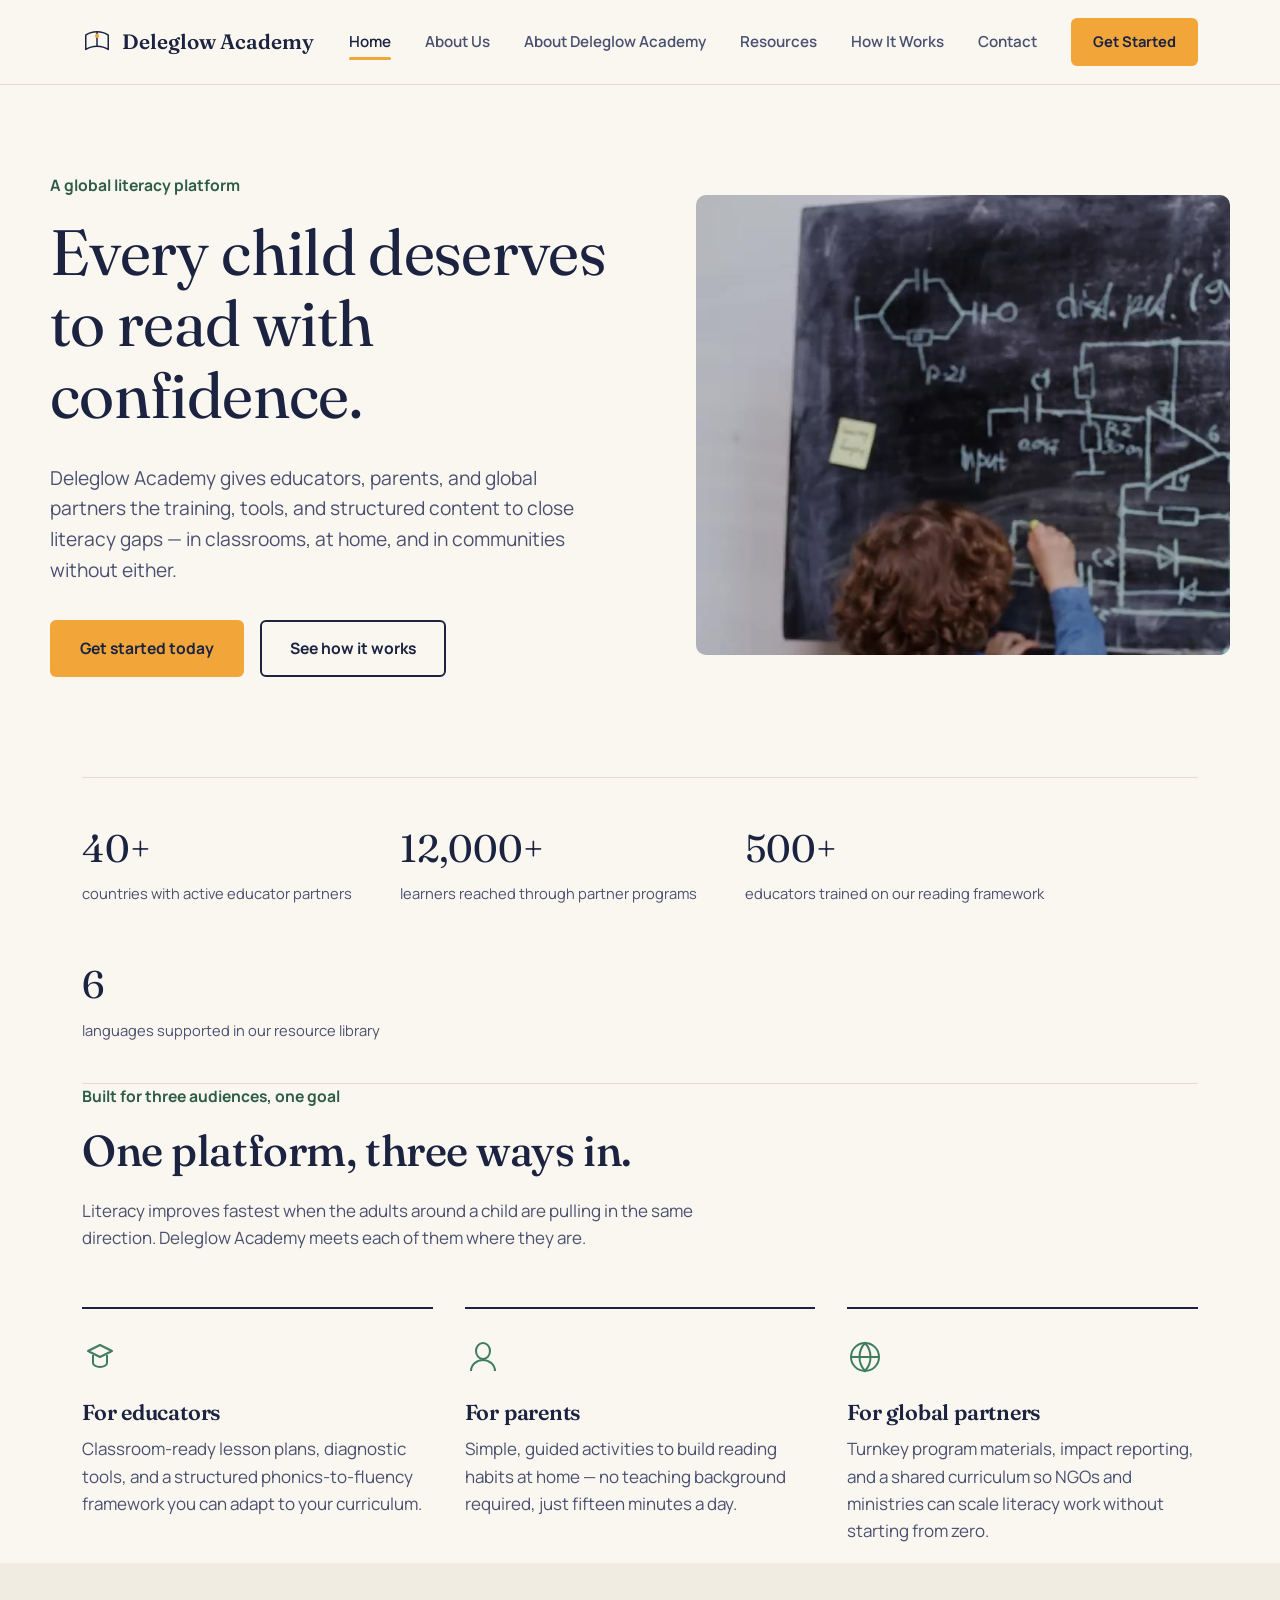
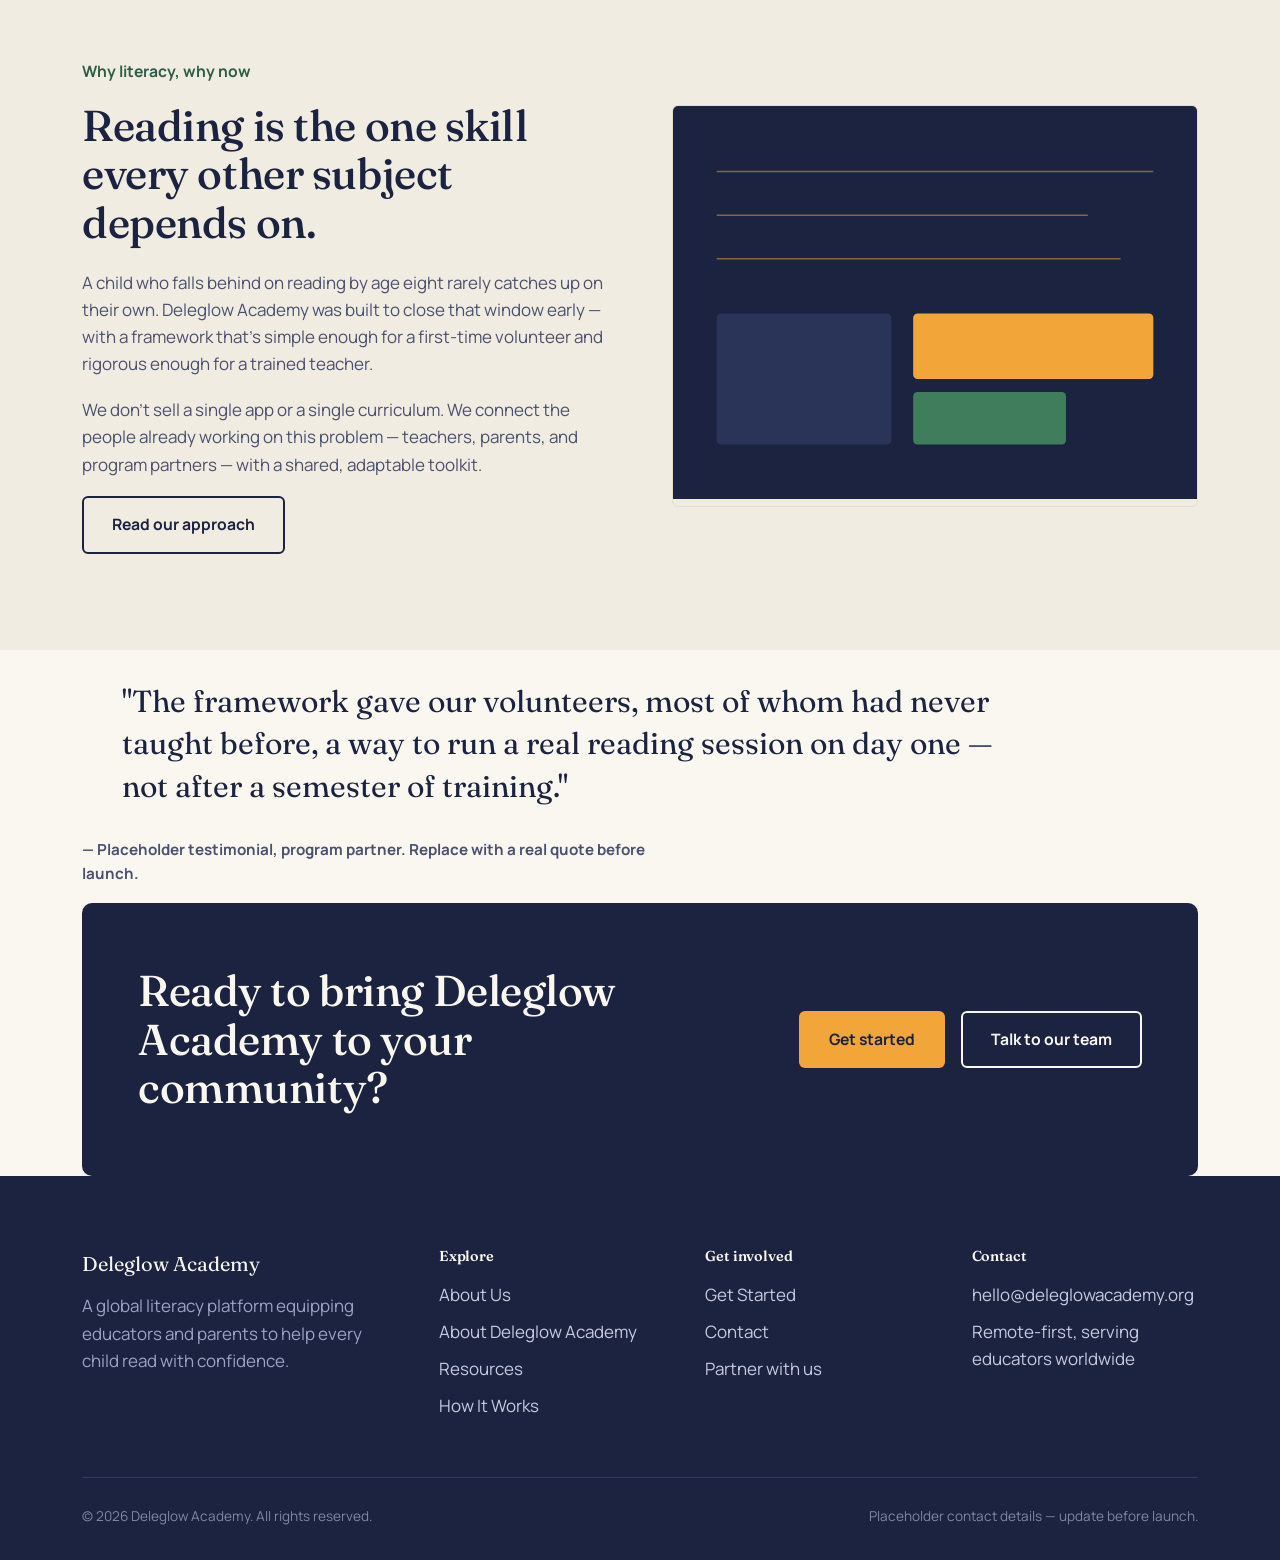
<file: index.html>
<!DOCTYPE html>
<html lang="en">
<head>
<meta charset="UTF-8">
<meta name="viewport" content="width=device-width, initial-scale=1.0">
<title>Deleglow Academy — Global Literacy Platform for Educators &amp; Parents</title>
<meta name="description" content="Deleglow Academy equips educators, parents, and global partners with the tools and training to help every child learn to read with confidence.">
<link rel="icon" href="data:image/svg+xml,<svg xmlns=%22http://www.w3.org/2000/svg%22 viewBox=%220 0 32 32%22><circle cx=%2216%22 cy=%2216%22 r=%2216%22 fill=%22%23F2A63A%22/></svg>">
<link rel="stylesheet" href="styles.css">
</head>
<body>

<header class="site-header">
  <div class="nav-row">
    <a href="index.html" class="brand">
      <svg class="brand-mark" viewBox="0 0 32 32" fill="none" xmlns="http://www.w3.org/2000/svg" aria-hidden="true">
        <path d="M16 5C11 5 6.5 6.8 4 8.6V24c2.5-1.8 7-3.6 12-3.6s9.5 1.8 12 3.6V8.6C25.5 6.8 21 5 16 5Z" stroke="#1B2340" stroke-width="1.6" stroke-linejoin="round"/>
        <path d="M16 5v15.4" stroke="#1B2340" stroke-width="1.6"/>
        <circle cx="16" cy="9.5" r="2.2" fill="#F2A63A"/>
      </svg>
      Deleglow Academy
    </a>
    <nav aria-label="Primary">
      <ul class="nav-links" id="nav-links">
        <li><a href="index.html" aria-current="page">Home</a></li>
        <li><a href="about-us.html">About Us</a></li>
        <li><a href="about-academy.html">About Deleglow Academy</a></li>
        <li><a href="resources.html">Resources</a></li>
        <li><a href="how-it-works.html">How It Works</a></li>
        <li><a href="contact.html">Contact</a></li>
      </ul>
    </nav>
    <div class="nav-cta">
      <a href="get-started.html" class="btn btn-glow">Get Started</a>
    </div>
    <button class="nav-toggle" aria-label="Toggle menu" aria-expanded="false" aria-controls="nav-links">
      <span></span><span></span><span></span>
    </button>
  </div>
</header>

<main>

  <section class="container hero">
    <div class="hero-copy">
      <p class="eyebrow-plain">A global literacy platform</p>
      <h1>Every child deserves to read with confidence.</h1>
      <p class="lede">Deleglow Academy gives educators, parents, and global partners the training, tools, and structured content to close literacy gaps — in classrooms, at home, and in communities without either.</p>
      <div class="hero-actions">
        <a href="get-started.html" class="btn btn-glow">Get started today</a>
        <a href="how-it-works.html" class="btn btn-outline">See how it works</a>
      </div>
    </div>
    <div class="hero-art">
      <video
        class="hero-video"
        autoplay
        muted
        loop
        playsinline
        preload="auto"
        poster="hero-poster.jpg"
        aria-label="A child working through a hands-on learning activity">
       <source src="hero-video.mp4" type="video/mp4">
      </video>
    </div>
  </section>

  <section class="container">
    <div class="stat-strip">
      <div class="stat"><span class="num">40+</span><span class="label">countries with active educator partners</span></div>
      <div class="stat"><span class="num">12,000+</span><span class="label">learners reached through partner programs</span></div>
      <div class="stat"><span class="num">500+</span><span class="label">educators trained on our reading framework</span></div>
      <div class="stat"><span class="num">6</span><span class="label">languages supported in our resource library</span></div>
    </div>
  </section>

  <section class="container">
    <div class="section-head">
      <p class="eyebrow-plain">Built for three audiences, one goal</p>
      <h2>One platform, three ways in.</h2>
      <p>Literacy improves fastest when the adults around a child are pulling in the same direction. Deleglow Academy meets each of them where they are.</p>
    </div>
    <div class="grid grid-3">
      <div class="feature">
        <svg class="icon" viewBox="0 0 36 36" fill="none" xmlns="http://www.w3.org/2000/svg"><path d="M6 12l12-6 12 6-12 6-12-6Z" stroke="currentColor" stroke-width="2" stroke-linejoin="round"/><path d="M11 16v8c0 2 3 4 7 4s7-2 7-4v-8" stroke="currentColor" stroke-width="2"/></svg>
        <h3>For educators</h3>
        <p>Classroom-ready lesson plans, diagnostic tools, and a structured phonics-to-fluency framework you can adapt to your curriculum.</p>
      </div>
      <div class="feature">
        <svg class="icon" viewBox="0 0 36 36" fill="none" xmlns="http://www.w3.org/2000/svg"><path d="M18 20c4 0 7-3.6 7-8s-3-8-7-8-7 3.6-7 8 3 8 7 8Z" stroke="currentColor" stroke-width="2"/><path d="M6 32c0-6 5.4-11 12-11s12 5 12 11" stroke="currentColor" stroke-width="2"/></svg>
        <h3>For parents</h3>
        <p>Simple, guided activities to build reading habits at home — no teaching background required, just fifteen minutes a day.</p>
      </div>
      <div class="feature">
        <svg class="icon" viewBox="0 0 36 36" fill="none" xmlns="http://www.w3.org/2000/svg"><circle cx="18" cy="18" r="14" stroke="currentColor" stroke-width="2"/><path d="M4 18h28M18 4c3.5 3.8 5.5 9 5.5 14S21.5 28.2 18 32c-3.5-3.8-5.5-9-5.5-14S14.5 7.8 18 4Z" stroke="currentColor" stroke-width="2"/></svg>
        <h3>For global partners</h3>
        <p>Turnkey program materials, impact reporting, and a shared curriculum so NGOs and ministries can scale literacy work without starting from zero.</p>
      </div>
    </div>
  </section>

  <section class="section-alt">
    <div class="container two-col">
      <div class="col-copy">
        <p class="eyebrow-plain">Why literacy, why now</p>
        <h2>Reading is the one skill every other subject depends on.</h2>
        <p>A child who falls behind on reading by age eight rarely catches up on their own. Deleglow Academy was built to close that window early — with a framework that's simple enough for a first-time volunteer and rigorous enough for a trained teacher.</p>
        <p>We don't sell a single app or a single curriculum. We connect the people already working on this problem — teachers, parents, and program partners — with a shared, adaptable toolkit.</p>
        <a href="about-academy.html" class="btn btn-outline">Read our approach</a>
      </div>
      <div class="col-media">
        <div class="media-frame">
          <svg viewBox="0 0 480 360" xmlns="http://www.w3.org/2000/svg">
            <rect width="480" height="360" fill="#1B2340"/>
            <g stroke="#F2A63A" stroke-width="1.4" opacity="0.5">
              <line x1="40" y1="60" x2="440" y2="60"/>
              <line x1="40" y1="100" x2="380" y2="100"/>
              <line x1="40" y1="140" x2="410" y2="140"/>
            </g>
            <rect x="40" y="190" width="160" height="120" rx="4" fill="#2A3358"/>
            <rect x="220" y="190" width="220" height="60" rx="4" fill="#F2A63A"/>
            <rect x="220" y="262" width="140" height="48" rx="4" fill="#3F7D5C"/>
          </svg>
        </div>
      </div>
    </div>
  </section>

  <section class="container">
    <blockquote class="quote-block">
      "The framework gave our volunteers, most of whom had never taught before, a way to run a real reading session on day one — not after a semester of training."
    </blockquote>
    <p class="quote-attr">— Placeholder testimonial, program partner. Replace with a real quote before launch.</p>
  </section>

  <section class="container">
    <div class="cta-band">
      <h2>Ready to bring Deleglow Academy to your community?</h2>
      <div class="hero-actions" style="margin-top:0;">
        <a href="get-started.html" class="btn btn-glow">Get started</a>
        <a href="contact.html" class="btn btn-outline-light">Talk to our team</a>
      </div>
    </div>
  </section>

</main>

<footer class="site-footer">
  <div class="container">
    <div class="footer-grid">
      <div>
        <div class="footer-brand">Deleglow Academy</div>
        <p style="color:#9CA3C4; max-width: 32ch;">A global literacy platform equipping educators and parents to help every child read with confidence.</p>
      </div>
      <div class="footer-col">
        <h4>Explore</h4>
        <ul>
          <li><a href="about-us.html">About Us</a></li>
          <li><a href="about-academy.html">About Deleglow Academy</a></li>
          <li><a href="resources.html">Resources</a></li>
          <li><a href="how-it-works.html">How It Works</a></li>
        </ul>
      </div>
      <div class="footer-col">
        <h4>Get involved</h4>
        <ul>
          <li><a href="get-started.html">Get Started</a></li>
          <li><a href="contact.html">Contact</a></li>
          <li><a href="contact.html">Partner with us</a></li>
        </ul>
      </div>
      <div class="footer-col">
        <h4>Contact</h4>
        <ul>
          <li><a href="mailto:hello@deleglowacademy.org">hello@deleglowacademy.org</a></li>
          <li>Remote-first, serving educators worldwide</li>
        </ul>
      </div>
    </div>
    <div class="footer-bottom">
      <span>© <span id="year"></span> Deleglow Academy. All rights reserved.</span>
      <span>Placeholder contact details — update before launch.</span>
    </div>
  </div>
</footer>

<script src="script.js"></script>
</body>
</html>
</file>
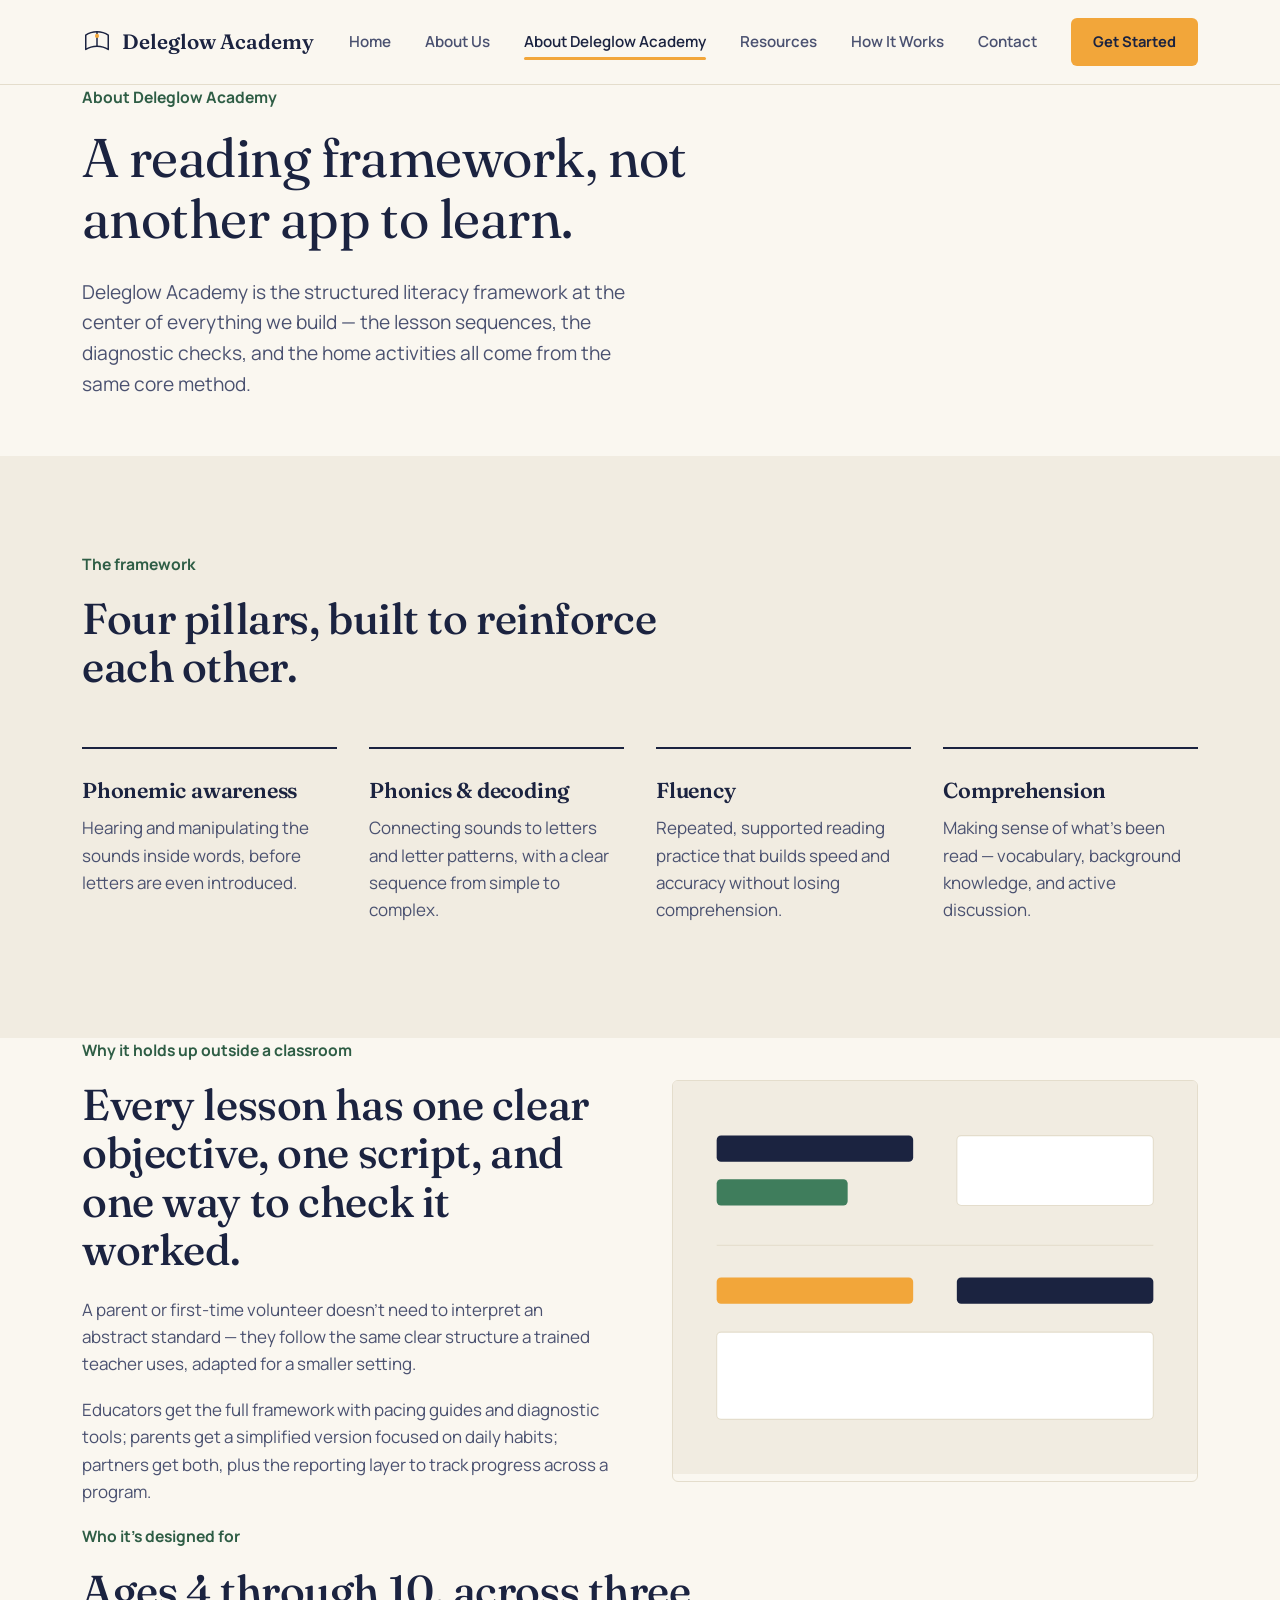
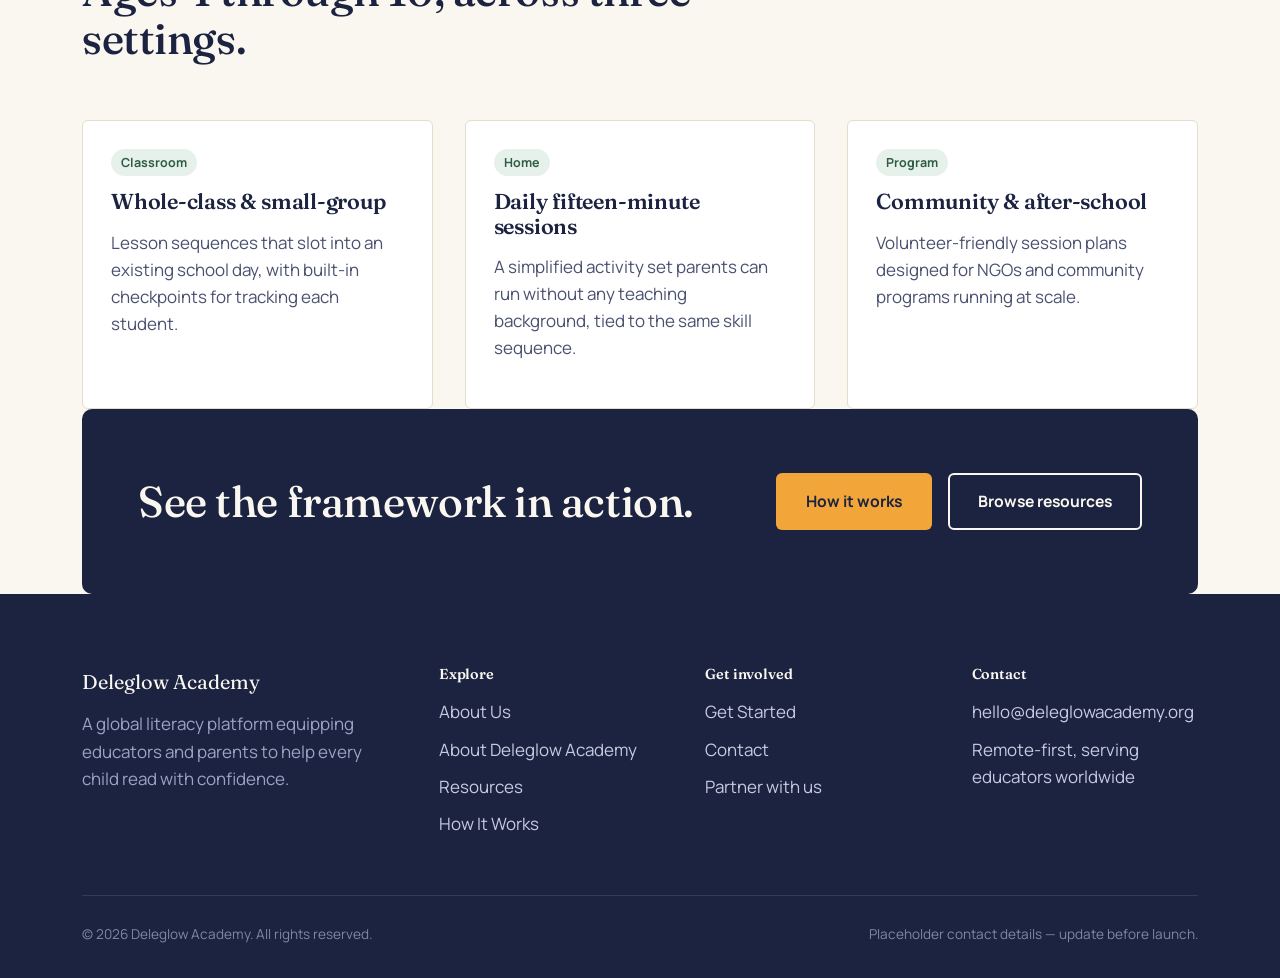
<file: about-academy.html>
<!DOCTYPE html>
<html lang="en">
<head>
<meta charset="UTF-8">
<meta name="viewport" content="width=device-width, initial-scale=1.0">
<title>About Deleglow Academy — Our Framework</title>
<meta name="description" content="The reading framework behind Deleglow Academy: how it's structured, what it covers, and why it works for teachers, parents, and volunteers alike.">
<link rel="icon" href="data:image/svg+xml,<svg xmlns=%22http://www.w3.org/2000/svg%22 viewBox=%220 0 32 32%22><circle cx=%2216%22 cy=%2216%22 r=%2216%22 fill=%22%23F2A63A%22/></svg>">
<link rel="stylesheet" href="styles.css">
</head>
<body>

<header class="site-header">
  <div class="nav-row">
    <a href="index.html" class="brand">
      <svg class="brand-mark" viewBox="0 0 32 32" fill="none" xmlns="http://www.w3.org/2000/svg" aria-hidden="true">
        <path d="M16 5C11 5 6.5 6.8 4 8.6V24c2.5-1.8 7-3.6 12-3.6s9.5 1.8 12 3.6V8.6C25.5 6.8 21 5 16 5Z" stroke="#1B2340" stroke-width="1.6" stroke-linejoin="round"/>
        <path d="M16 5v15.4" stroke="#1B2340" stroke-width="1.6"/>
        <circle cx="16" cy="9.5" r="2.2" fill="#F2A63A"/>
      </svg>
      Deleglow Academy
    </a>
    <nav aria-label="Primary">
      <ul class="nav-links" id="nav-links">
        <li><a href="index.html">Home</a></li>
        <li><a href="about-us.html">About Us</a></li>
        <li><a href="about-academy.html" aria-current="page">About Deleglow Academy</a></li>
        <li><a href="resources.html">Resources</a></li>
        <li><a href="how-it-works.html">How It Works</a></li>
        <li><a href="contact.html">Contact</a></li>
      </ul>
    </nav>
    <div class="nav-cta">
      <a href="get-started.html" class="btn btn-glow">Get Started</a>
    </div>
    <button class="nav-toggle" aria-label="Toggle menu" aria-expanded="false" aria-controls="nav-links">
      <span></span><span></span><span></span>
    </button>
  </div>
</header>

<main>

  <section class="container">
    <div class="section-head" style="max-width:720px;">
      <p class="eyebrow-plain">About Deleglow Academy</p>
      <h1 style="font-size:clamp(2.2rem,4.4vw,3.4rem);">A reading framework, not another app to learn.</h1>
      <p class="lede">Deleglow Academy is the structured literacy framework at the center of everything we build — the lesson sequences, the diagnostic checks, and the home activities all come from the same core method.</p>
    </div>
  </section>

  <section class="section-alt">
    <div class="container">
      <div class="section-head">
        <p class="eyebrow-plain">The framework</p>
        <h2>Four pillars, built to reinforce each other.</h2>
      </div>
      <div class="grid grid-4">
        <div class="feature">
          <h3>Phonemic awareness</h3>
          <p>Hearing and manipulating the sounds inside words, before letters are even introduced.</p>
        </div>
        <div class="feature">
          <h3>Phonics &amp; decoding</h3>
          <p>Connecting sounds to letters and letter patterns, with a clear sequence from simple to complex.</p>
        </div>
        <div class="feature">
          <h3>Fluency</h3>
          <p>Repeated, supported reading practice that builds speed and accuracy without losing comprehension.</p>
        </div>
        <div class="feature">
          <h3>Comprehension</h3>
          <p>Making sense of what's been read — vocabulary, background knowledge, and active discussion.</p>
        </div>
      </div>
    </div>
  </section>

  <section class="container two-col reverse">
    <div class="col-media">
      <div class="media-frame">
        <svg viewBox="0 0 480 360" xmlns="http://www.w3.org/2000/svg">
          <rect width="480" height="360" fill="#F1ECE1"/>
          <rect x="40" y="50" width="180" height="24" rx="4" fill="#1B2340"/>
          <rect x="40" y="90" width="120" height="24" rx="4" fill="#3F7D5C"/>
          <rect x="260" y="50" width="180" height="64" rx="4" fill="#FFFFFF" stroke="#E4DDCC"/>
          <rect x="40" y="150" width="400" height="1" fill="#E4DDCC"/>
          <rect x="40" y="180" width="180" height="24" rx="4" fill="#F2A63A"/>
          <rect x="260" y="180" width="180" height="24" rx="4" fill="#1B2340"/>
          <rect x="40" y="230" width="400" height="80" rx="4" fill="#FFFFFF" stroke="#E4DDCC"/>
        </svg>
      </div>
    </div>
    <div class="col-copy">
      <p class="eyebrow-plain">Why it holds up outside a classroom</p>
      <h2>Every lesson has one clear objective, one script, and one way to check it worked.</h2>
      <p>A parent or first-time volunteer doesn't need to interpret an abstract standard — they follow the same clear structure a trained teacher uses, adapted for a smaller setting.</p>
      <p>Educators get the full framework with pacing guides and diagnostic tools; parents get a simplified version focused on daily habits; partners get both, plus the reporting layer to track progress across a program.</p>
    </div>
  </section>

  <section class="container">
    <div class="section-head">
      <p class="eyebrow-plain">Who it's designed for</p>
      <h2>Ages 4 through 10, across three settings.</h2>
    </div>
    <div class="grid grid-3">
      <div class="card">
        <span class="tag">Classroom</span>
        <h3>Whole-class &amp; small-group</h3>
        <p>Lesson sequences that slot into an existing school day, with built-in checkpoints for tracking each student.</p>
      </div>
      <div class="card">
        <span class="tag">Home</span>
        <h3>Daily fifteen-minute sessions</h3>
        <p>A simplified activity set parents can run without any teaching background, tied to the same skill sequence.</p>
      </div>
      <div class="card">
        <span class="tag">Program</span>
        <h3>Community &amp; after-school</h3>
        <p>Volunteer-friendly session plans designed for NGOs and community programs running at scale.</p>
      </div>
    </div>
  </section>

  <section class="container">
    <div class="cta-band">
      <h2>See the framework in action.</h2>
      <div class="hero-actions" style="margin-top:0;">
        <a href="how-it-works.html" class="btn btn-glow">How it works</a>
        <a href="resources.html" class="btn btn-outline-light">Browse resources</a>
      </div>
    </div>
  </section>

</main>

<footer class="site-footer">
  <div class="container">
    <div class="footer-grid">
      <div>
        <div class="footer-brand">Deleglow Academy</div>
        <p style="color:#9CA3C4; max-width: 32ch;">A global literacy platform equipping educators and parents to help every child read with confidence.</p>
      </div>
      <div class="footer-col">
        <h4>Explore</h4>
        <ul>
          <li><a href="about-us.html">About Us</a></li>
          <li><a href="about-academy.html">About Deleglow Academy</a></li>
          <li><a href="resources.html">Resources</a></li>
          <li><a href="how-it-works.html">How It Works</a></li>
        </ul>
      </div>
      <div class="footer-col">
        <h4>Get involved</h4>
        <ul>
          <li><a href="get-started.html">Get Started</a></li>
          <li><a href="contact.html">Contact</a></li>
          <li><a href="contact.html">Partner with us</a></li>
        </ul>
      </div>
      <div class="footer-col">
        <h4>Contact</h4>
        <ul>
          <li><a href="mailto:hello@deleglowacademy.org">hello@deleglowacademy.org</a></li>
          <li>Remote-first, serving educators worldwide</li>
        </ul>
      </div>
    </div>
    <div class="footer-bottom">
      <span>© <span id="year"></span> Deleglow Academy. All rights reserved.</span>
      <span>Placeholder contact details — update before launch.</span>
    </div>
  </div>
</footer>

<script src="script.js"></script>
</body>
</html>
</file>
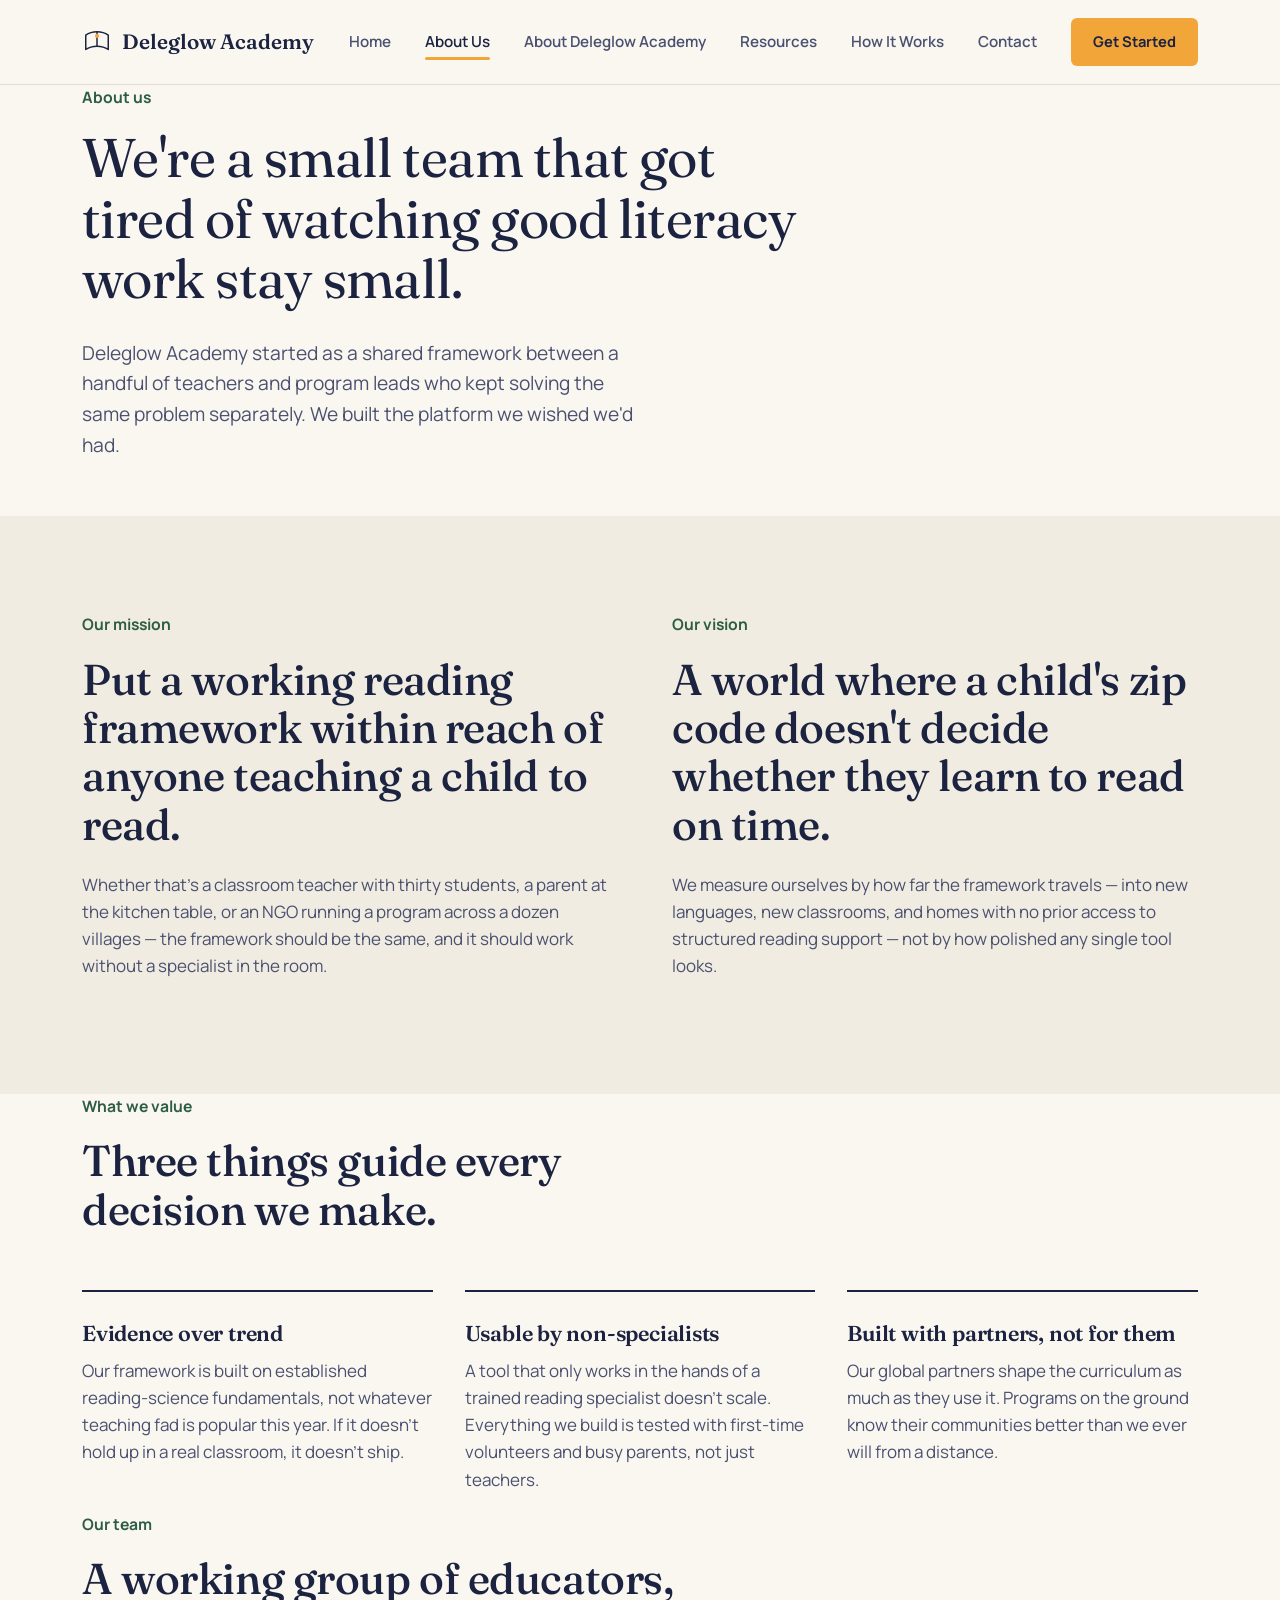
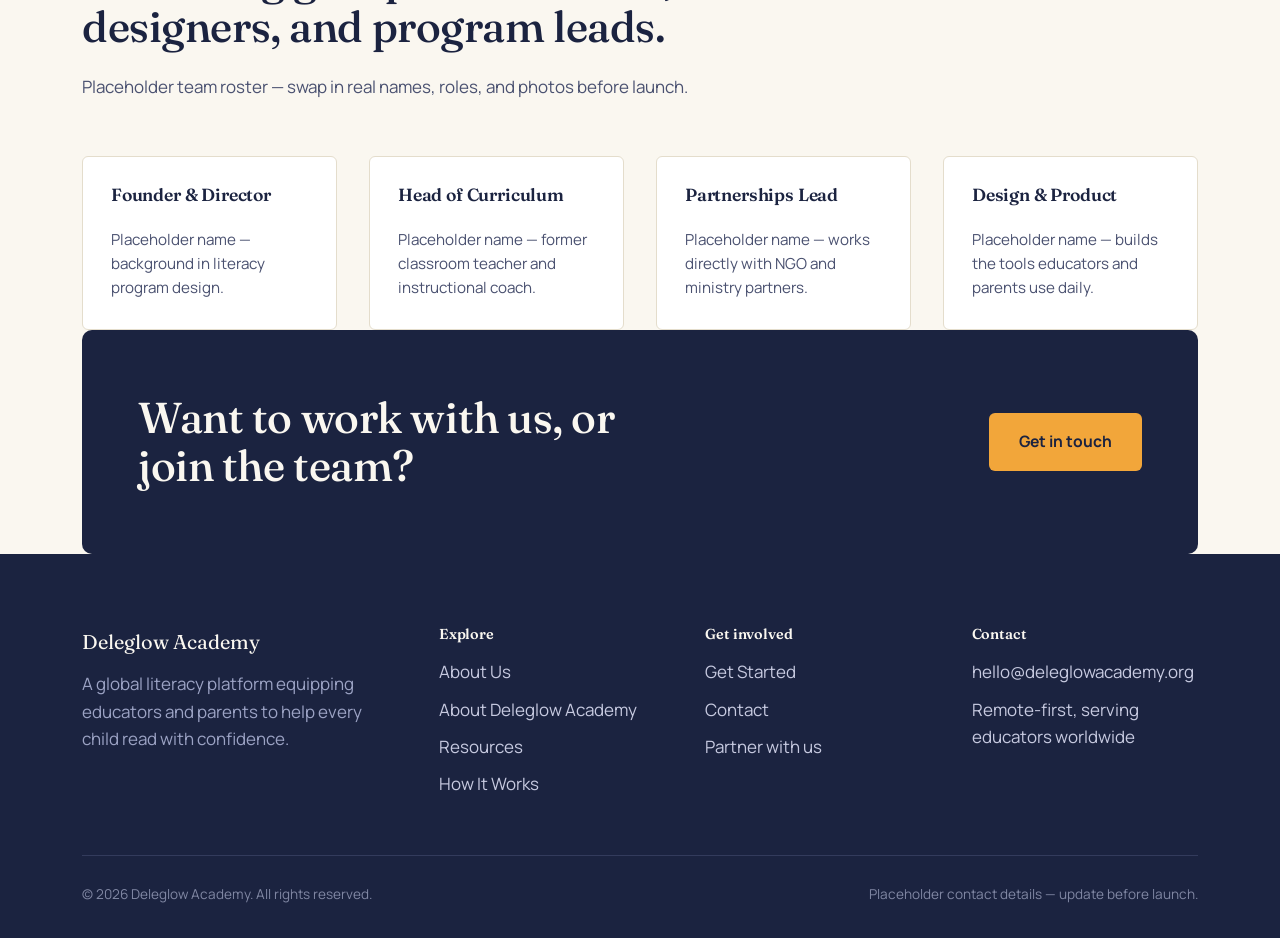
<file: about-us.html>
<!DOCTYPE html>
<html lang="en">
<head>
<meta charset="UTF-8">
<meta name="viewport" content="width=device-width, initial-scale=1.0">
<title>About Us — Deleglow Academy</title>
<meta name="description" content="Meet the team and mission behind Deleglow Academy, a global literacy platform for educators, parents, and partners.">
<link rel="icon" href="data:image/svg+xml,<svg xmlns=%22http://www.w3.org/2000/svg%22 viewBox=%220 0 32 32%22><circle cx=%2216%22 cy=%2216%22 r=%2216%22 fill=%22%23F2A63A%22/></svg>">
<link rel="stylesheet" href="styles.css">
</head>
<body>

<header class="site-header">
  <div class="nav-row">
    <a href="index.html" class="brand">
      <svg class="brand-mark" viewBox="0 0 32 32" fill="none" xmlns="http://www.w3.org/2000/svg" aria-hidden="true">
        <path d="M16 5C11 5 6.5 6.8 4 8.6V24c2.5-1.8 7-3.6 12-3.6s9.5 1.8 12 3.6V8.6C25.5 6.8 21 5 16 5Z" stroke="#1B2340" stroke-width="1.6" stroke-linejoin="round"/>
        <path d="M16 5v15.4" stroke="#1B2340" stroke-width="1.6"/>
        <circle cx="16" cy="9.5" r="2.2" fill="#F2A63A"/>
      </svg>
      Deleglow Academy
    </a>
    <nav aria-label="Primary">
      <ul class="nav-links" id="nav-links">
        <li><a href="index.html">Home</a></li>
        <li><a href="about-us.html" aria-current="page">About Us</a></li>
        <li><a href="about-academy.html">About Deleglow Academy</a></li>
        <li><a href="resources.html">Resources</a></li>
        <li><a href="how-it-works.html">How It Works</a></li>
        <li><a href="contact.html">Contact</a></li>
      </ul>
    </nav>
    <div class="nav-cta">
      <a href="get-started.html" class="btn btn-glow">Get Started</a>
    </div>
    <button class="nav-toggle" aria-label="Toggle menu" aria-expanded="false" aria-controls="nav-links">
      <span></span><span></span><span></span>
    </button>
  </div>
</header>

<main>

  <section class="container">
    <div class="section-head" style="max-width:720px;">
      <p class="eyebrow-plain">About us</p>
      <h1 style="font-size:clamp(2.2rem,4.4vw,3.4rem);">We're a small team that got tired of watching good literacy work stay small.</h1>
      <p class="lede">Deleglow Academy started as a shared framework between a handful of teachers and program leads who kept solving the same problem separately. We built the platform we wished we'd had.</p>
    </div>
  </section>

  <section class="section-alt">
    <div class="container two-col">
      <div class="col-copy">
        <p class="eyebrow-plain">Our mission</p>
        <h2>Put a working reading framework within reach of anyone teaching a child to read.</h2>
        <p>Whether that's a classroom teacher with thirty students, a parent at the kitchen table, or an NGO running a program across a dozen villages — the framework should be the same, and it should work without a specialist in the room.</p>
      </div>
      <div class="col-copy">
        <p class="eyebrow-plain">Our vision</p>
        <h2>A world where a child's zip code doesn't decide whether they learn to read on time.</h2>
        <p>We measure ourselves by how far the framework travels — into new languages, new classrooms, and homes with no prior access to structured reading support — not by how polished any single tool looks.</p>
      </div>
    </div>
  </section>

  <section class="container">
    <div class="section-head">
      <p class="eyebrow-plain">What we value</p>
      <h2>Three things guide every decision we make.</h2>
    </div>
    <div class="grid grid-3">
      <div class="feature">
        <h3>Evidence over trend</h3>
        <p>Our framework is built on established reading-science fundamentals, not whatever teaching fad is popular this year. If it doesn't hold up in a real classroom, it doesn't ship.</p>
      </div>
      <div class="feature">
        <h3>Usable by non-specialists</h3>
        <p>A tool that only works in the hands of a trained reading specialist doesn't scale. Everything we build is tested with first-time volunteers and busy parents, not just teachers.</p>
      </div>
      <div class="feature">
        <h3>Built with partners, not for them</h3>
        <p>Our global partners shape the curriculum as much as they use it. Programs on the ground know their communities better than we ever will from a distance.</p>
      </div>
    </div>
  </section>

  <section class="container">
    <div class="section-head">
      <p class="eyebrow-plain">Our team</p>
      <h2>A working group of educators, designers, and program leads.</h2>
      <p>Placeholder team roster — swap in real names, roles, and photos before launch.</p>
    </div>
    <div class="grid grid-4">
      <div class="card" style="align-items:flex-start;">
        <h4>Founder &amp; Director</h4>
        <p style="margin:0; font-size:0.95rem;">Placeholder name — background in literacy program design.</p>
      </div>
      <div class="card" style="align-items:flex-start;">
        <h4>Head of Curriculum</h4>
        <p style="margin:0; font-size:0.95rem;">Placeholder name — former classroom teacher and instructional coach.</p>
      </div>
      <div class="card" style="align-items:flex-start;">
        <h4>Partnerships Lead</h4>
        <p style="margin:0; font-size:0.95rem;">Placeholder name — works directly with NGO and ministry partners.</p>
      </div>
      <div class="card" style="align-items:flex-start;">
        <h4>Design &amp; Product</h4>
        <p style="margin:0; font-size:0.95rem;">Placeholder name — builds the tools educators and parents use daily.</p>
      </div>
    </div>
  </section>

  <section class="container">
    <div class="cta-band">
      <h2>Want to work with us, or join the team?</h2>
      <div class="hero-actions" style="margin-top:0;">
        <a href="contact.html" class="btn btn-glow">Get in touch</a>
      </div>
    </div>
  </section>

</main>

<footer class="site-footer">
  <div class="container">
    <div class="footer-grid">
      <div>
        <div class="footer-brand">Deleglow Academy</div>
        <p style="color:#9CA3C4; max-width: 32ch;">A global literacy platform equipping educators and parents to help every child read with confidence.</p>
      </div>
      <div class="footer-col">
        <h4>Explore</h4>
        <ul>
          <li><a href="about-us.html">About Us</a></li>
          <li><a href="about-academy.html">About Deleglow Academy</a></li>
          <li><a href="resources.html">Resources</a></li>
          <li><a href="how-it-works.html">How It Works</a></li>
        </ul>
      </div>
      <div class="footer-col">
        <h4>Get involved</h4>
        <ul>
          <li><a href="get-started.html">Get Started</a></li>
          <li><a href="contact.html">Contact</a></li>
          <li><a href="contact.html">Partner with us</a></li>
        </ul>
      </div>
      <div class="footer-col">
        <h4>Contact</h4>
        <ul>
          <li><a href="mailto:hello@deleglowacademy.org">hello@deleglowacademy.org</a></li>
          <li>Remote-first, serving educators worldwide</li>
        </ul>
      </div>
    </div>
    <div class="footer-bottom">
      <span>© <span id="year"></span> Deleglow Academy. All rights reserved.</span>
      <span>Placeholder contact details — update before launch.</span>
    </div>
  </div>
</footer>

<script src="script.js"></script>
</body>
</html>
</file>
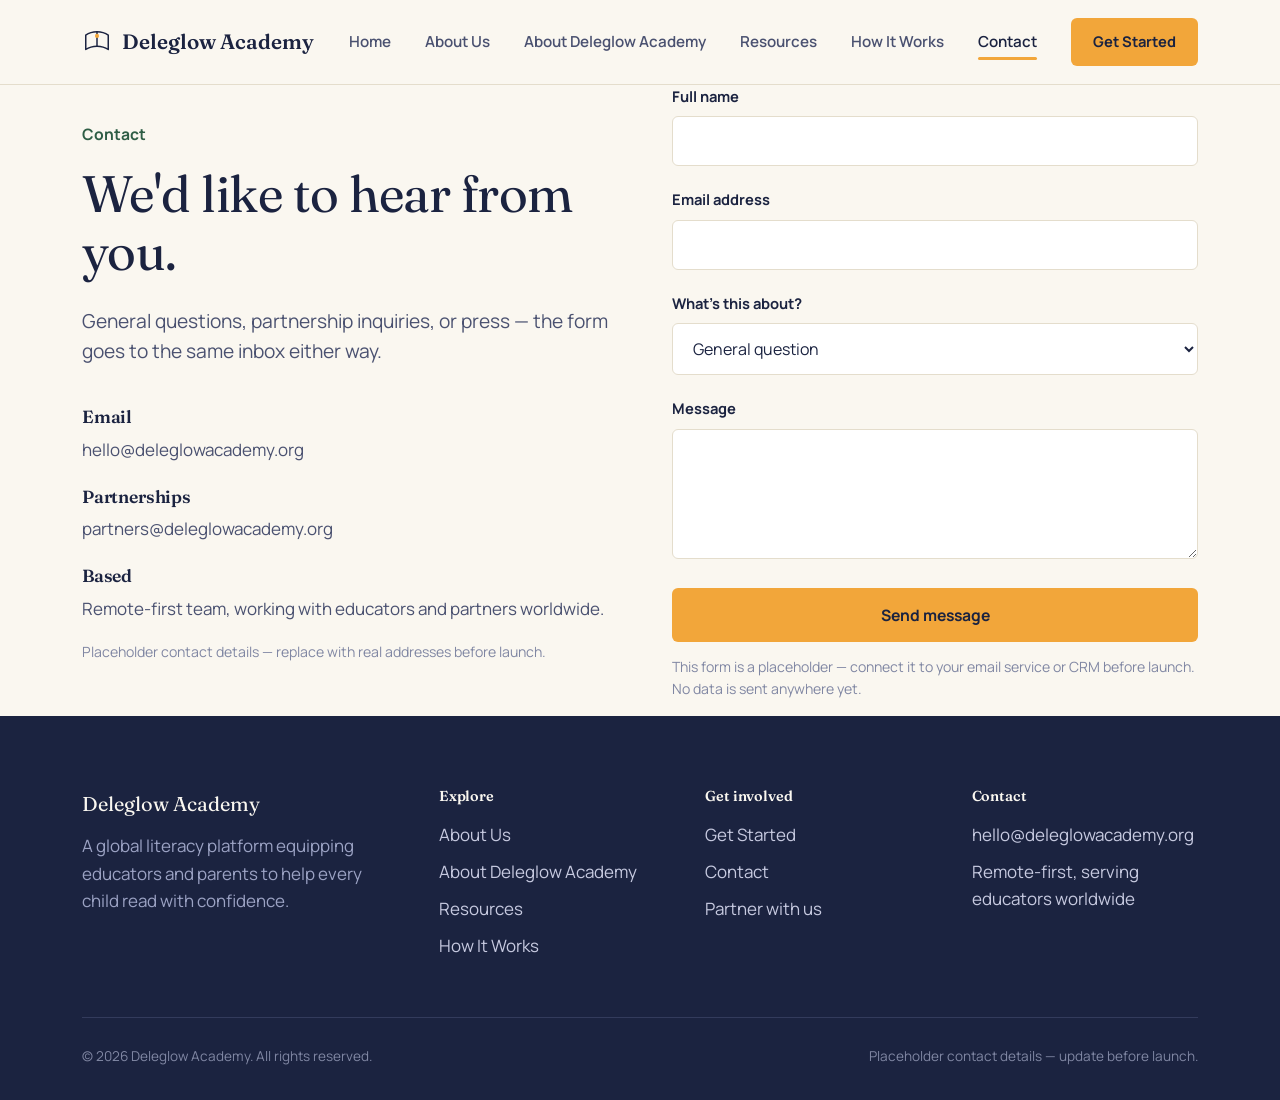
<file: contact.html>
<!DOCTYPE html>
<html lang="en">
<head>
<meta charset="UTF-8">
<meta name="viewport" content="width=device-width, initial-scale=1.0">
<title>Contact — Deleglow Academy</title>
<meta name="description" content="Get in touch with the Deleglow Academy team — general questions, partnerships, and press.">
<link rel="icon" href="data:image/svg+xml,<svg xmlns=%22http://www.w3.org/2000/svg%22 viewBox=%220 0 32 32%22><circle cx=%2216%22 cy=%2216%22 r=%2216%22 fill=%22%23F2A63A%22/></svg>">
<link rel="stylesheet" href="styles.css">
</head>
<body>

<header class="site-header">
  <div class="nav-row">
    <a href="index.html" class="brand">
      <svg class="brand-mark" viewBox="0 0 32 32" fill="none" xmlns="http://www.w3.org/2000/svg" aria-hidden="true">
        <path d="M16 5C11 5 6.5 6.8 4 8.6V24c2.5-1.8 7-3.6 12-3.6s9.5 1.8 12 3.6V8.6C25.5 6.8 21 5 16 5Z" stroke="#1B2340" stroke-width="1.6" stroke-linejoin="round"/>
        <path d="M16 5v15.4" stroke="#1B2340" stroke-width="1.6"/>
        <circle cx="16" cy="9.5" r="2.2" fill="#F2A63A"/>
      </svg>
      Deleglow Academy
    </a>
    <nav aria-label="Primary">
      <ul class="nav-links" id="nav-links">
        <li><a href="index.html">Home</a></li>
        <li><a href="about-us.html">About Us</a></li>
        <li><a href="about-academy.html">About Deleglow Academy</a></li>
        <li><a href="resources.html">Resources</a></li>
        <li><a href="how-it-works.html">How It Works</a></li>
        <li><a href="contact.html" aria-current="page">Contact</a></li>
      </ul>
    </nav>
    <div class="nav-cta">
      <a href="get-started.html" class="btn btn-glow">Get Started</a>
    </div>
    <button class="nav-toggle" aria-label="Toggle menu" aria-expanded="false" aria-controls="nav-links">
      <span></span><span></span><span></span>
    </button>
  </div>
</header>

<main>

  <section class="container two-col">
    <div class="col-copy">
      <p class="eyebrow-plain">Contact</p>
      <h1 style="font-size:clamp(2.2rem,4.4vw,3.2rem);">We'd like to hear from you.</h1>
      <p class="lede">General questions, partnership inquiries, or press — the form goes to the same inbox either way.</p>

      <div style="margin-top:40px;">
        <h4>Email</h4>
        <p><a href="mailto:hello@deleglowacademy.org">hello@deleglowacademy.org</a></p>
      </div>
      <div style="margin-top:24px;">
        <h4>Partnerships</h4>
        <p><a href="mailto:partners@deleglowacademy.org">partners@deleglowacademy.org</a></p>
      </div>
      <div style="margin-top:24px;">
        <h4>Based</h4>
        <p>Remote-first team, working with educators and partners worldwide.</p>
      </div>
      <p class="form-note">Placeholder contact details — replace with real addresses before launch.</p>
    </div>

    <div class="col-media">
      <form data-site-form>
        <div class="field">
          <label for="c-name">Full name</label>
          <input type="text" id="c-name" name="name" required>
        </div>
        <div class="field">
          <label for="c-email">Email address</label>
          <input type="email" id="c-email" name="email" required>
        </div>
        <div class="field">
          <label for="c-topic">What's this about?</label>
          <select id="c-topic" name="topic">
            <option value="general">General question</option>
            <option value="partnership">Partnership inquiry</option>
            <option value="press">Press / media</option>
            <option value="support">Support with an existing account</option>
          </select>
        </div>
        <div class="field">
          <label for="c-message">Message</label>
          <textarea id="c-message" name="message" required></textarea>
        </div>
        <button type="submit" class="btn btn-glow" style="width:100%; justify-content:center;">Send message</button>
        <p class="form-note" style="margin-top:14px;">This form is a placeholder — connect it to your email service or CRM before launch. No data is sent anywhere yet.</p>
        <p class="form-status" role="status" style="display:none; margin-top:14px; font-weight:600; color:var(--leaf-deep);"></p>
      </form>
    </div>
  </section>

</main>

<footer class="site-footer">
  <div class="container">
    <div class="footer-grid">
      <div>
        <div class="footer-brand">Deleglow Academy</div>
        <p style="color:#9CA3C4; max-width: 32ch;">A global literacy platform equipping educators and parents to help every child read with confidence.</p>
      </div>
      <div class="footer-col">
        <h4>Explore</h4>
        <ul>
          <li><a href="about-us.html">About Us</a></li>
          <li><a href="about-academy.html">About Deleglow Academy</a></li>
          <li><a href="resources.html">Resources</a></li>
          <li><a href="how-it-works.html">How It Works</a></li>
        </ul>
      </div>
      <div class="footer-col">
        <h4>Get involved</h4>
        <ul>
          <li><a href="get-started.html">Get Started</a></li>
          <li><a href="contact.html">Contact</a></li>
          <li><a href="contact.html">Partner with us</a></li>
        </ul>
      </div>
      <div class="footer-col">
        <h4>Contact</h4>
        <ul>
          <li><a href="mailto:hello@deleglowacademy.org">hello@deleglowacademy.org</a></li>
          <li>Remote-first, serving educators worldwide</li>
        </ul>
      </div>
    </div>
    <div class="footer-bottom">
      <span>© <span id="year"></span> Deleglow Academy. All rights reserved.</span>
      <span>Placeholder contact details — update before launch.</span>
    </div>
  </div>
</footer>

<script src="script.js"></script>
</body>
</html>
</file>
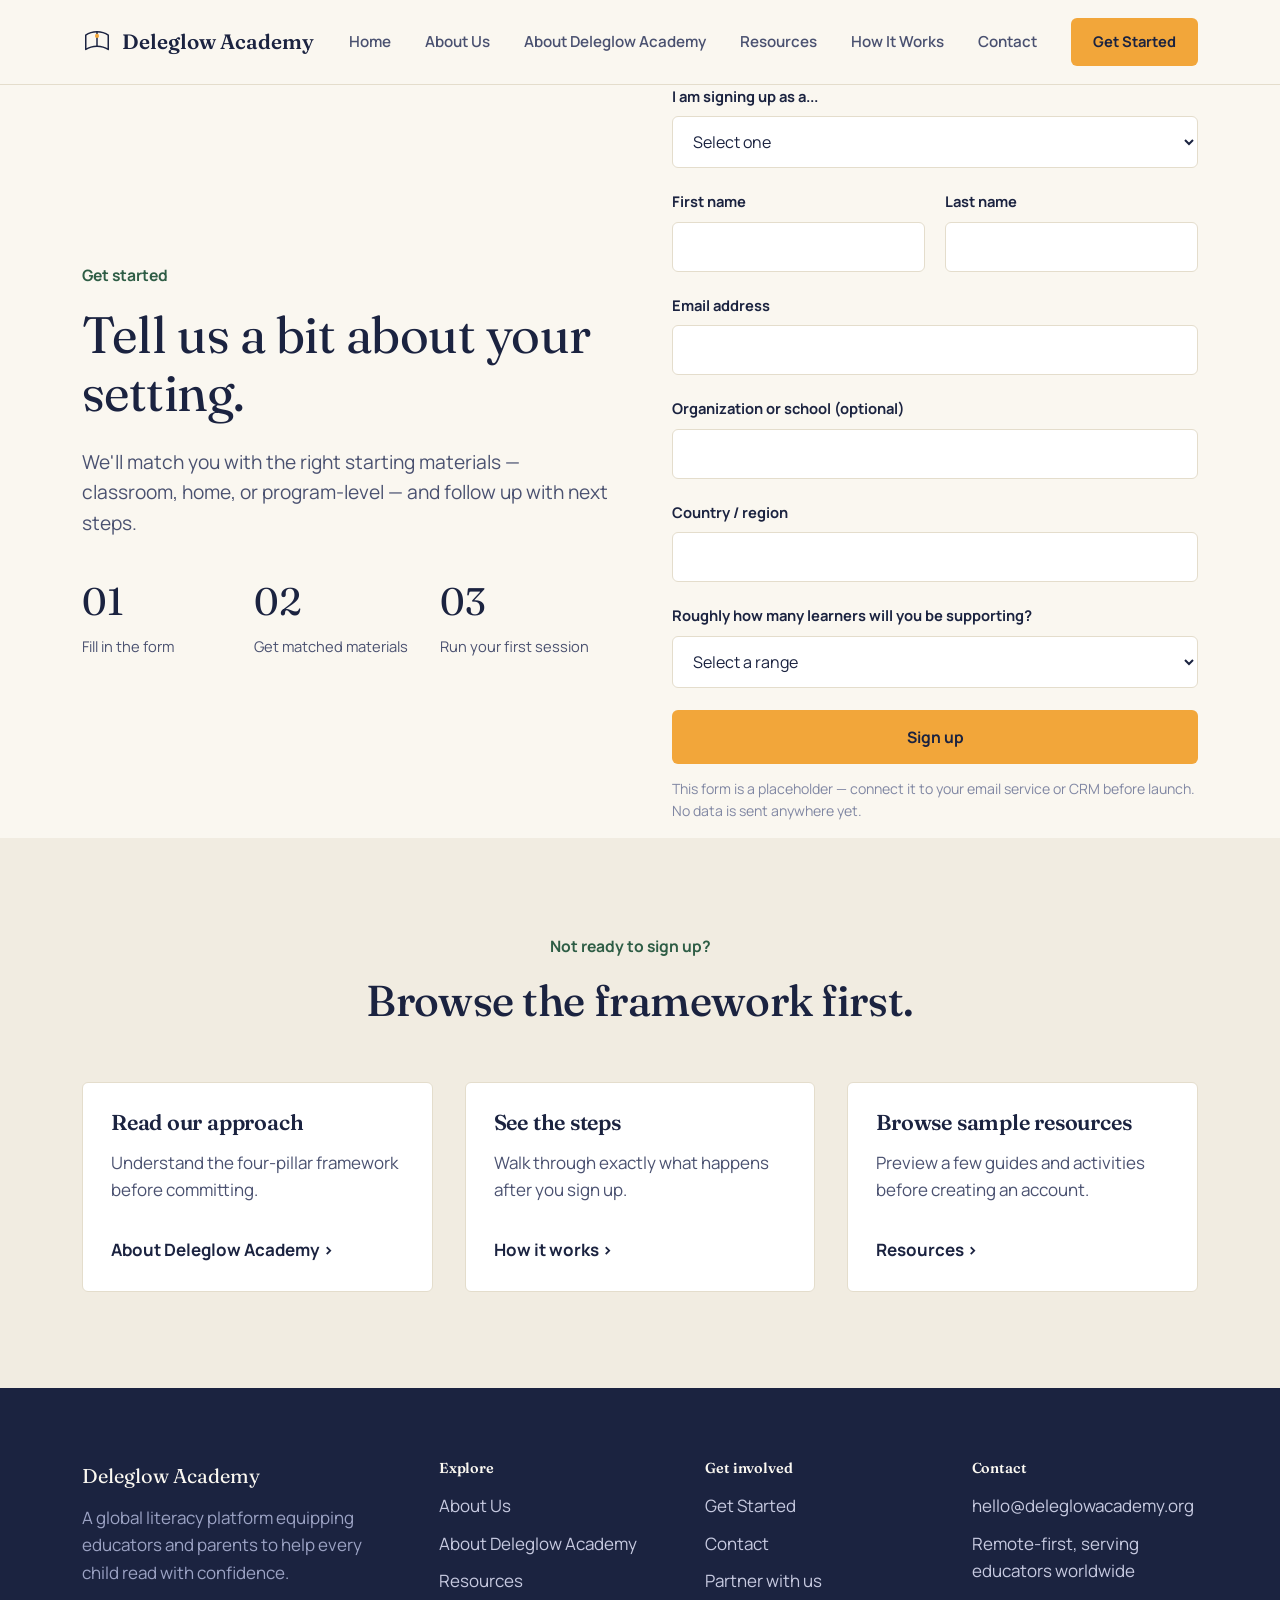
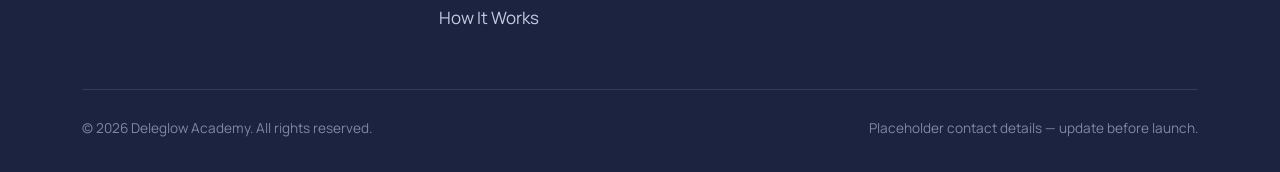
<file: get-started.html>
<!DOCTYPE html>
<html lang="en">
<head>
<meta charset="UTF-8">
<meta name="viewport" content="width=device-width, initial-scale=1.0">
<title>Get Started — Deleglow Academy</title>
<meta name="description" content="Sign up as an educator, parent, or program partner and get matched with the right Deleglow Academy resources.">
<link rel="icon" href="data:image/svg+xml,<svg xmlns=%22http://www.w3.org/2000/svg%22 viewBox=%220 0 32 32%22><circle cx=%2216%22 cy=%2216%22 r=%2216%22 fill=%22%23F2A63A%22/></svg>">
<link rel="stylesheet" href="styles.css">
</head>
<body>

<header class="site-header">
  <div class="nav-row">
    <a href="index.html" class="brand">
      <svg class="brand-mark" viewBox="0 0 32 32" fill="none" xmlns="http://www.w3.org/2000/svg" aria-hidden="true">
        <path d="M16 5C11 5 6.5 6.8 4 8.6V24c2.5-1.8 7-3.6 12-3.6s9.5 1.8 12 3.6V8.6C25.5 6.8 21 5 16 5Z" stroke="#1B2340" stroke-width="1.6" stroke-linejoin="round"/>
        <path d="M16 5v15.4" stroke="#1B2340" stroke-width="1.6"/>
        <circle cx="16" cy="9.5" r="2.2" fill="#F2A63A"/>
      </svg>
      Deleglow Academy
    </a>
    <nav aria-label="Primary">
      <ul class="nav-links" id="nav-links">
        <li><a href="index.html">Home</a></li>
        <li><a href="about-us.html">About Us</a></li>
        <li><a href="about-academy.html">About Deleglow Academy</a></li>
        <li><a href="resources.html">Resources</a></li>
        <li><a href="how-it-works.html">How It Works</a></li>
        <li><a href="contact.html">Contact</a></li>
      </ul>
    </nav>
    <div class="nav-cta">
      <a href="get-started.html" class="btn btn-glow" aria-current="page">Get Started</a>
    </div>
    <button class="nav-toggle" aria-label="Toggle menu" aria-expanded="false" aria-controls="nav-links">
      <span></span><span></span><span></span>
    </button>
  </div>
</header>

<main>

  <section class="container two-col">
    <div class="col-copy">
      <p class="eyebrow-plain">Get started</p>
      <h1 style="font-size:clamp(2.2rem,4.4vw,3.2rem);">Tell us a bit about your setting.</h1>
      <p class="lede">We'll match you with the right starting materials — classroom, home, or program-level — and follow up with next steps.</p>
      <div class="stat-strip" style="border:none; padding:0; margin-top:32px; gap:32px;">
        <div class="stat"><span class="num">01</span><span class="label">Fill in the form</span></div>
        <div class="stat"><span class="num">02</span><span class="label">Get matched materials</span></div>
        <div class="stat"><span class="num">03</span><span class="label">Run your first session</span></div>
      </div>
    </div>
    <div class="col-media">
      <form data-site-form>
        <div class="field">
          <label for="role">I am signing up as a...</label>
          <select id="role" name="role" required>
            <option value="">Select one</option>
            <option value="educator">Educator / school</option>
            <option value="parent">Parent / caregiver</option>
            <option value="partner">Program partner / NGO</option>
            <option value="other">Other</option>
          </select>
        </div>
        <div class="field-row">
          <div class="field">
            <label for="first-name">First name</label>
            <input type="text" id="first-name" name="first-name" required>
          </div>
          <div class="field">
            <label for="last-name">Last name</label>
            <input type="text" id="last-name" name="last-name" required>
          </div>
        </div>
        <div class="field">
          <label for="email">Email address</label>
          <input type="email" id="email" name="email" required>
        </div>
        <div class="field">
          <label for="org">Organization or school (optional)</label>
          <input type="text" id="org" name="org">
        </div>
        <div class="field">
          <label for="location">Country / region</label>
          <input type="text" id="location" name="location">
        </div>
        <div class="field">
          <label for="learners">Roughly how many learners will you be supporting?</label>
          <select id="learners" name="learners">
            <option value="">Select a range</option>
            <option value="1">Just one (e.g. my own child)</option>
            <option value="2-30">2–30</option>
            <option value="31-100">31–100</option>
            <option value="100+">100+</option>
          </select>
        </div>
        <button type="submit" class="btn btn-glow" style="width:100%; justify-content:center;">Sign up</button>
        <p class="form-note" style="margin-top:14px;">This form is a placeholder — connect it to your email service or CRM before launch. No data is sent anywhere yet.</p>
        <p class="form-status" role="status" style="display:none; margin-top:14px; font-weight:600; color:var(--leaf-deep);"></p>
      </form>
    </div>
  </section>

  <section class="section-alt">
    <div class="container">
      <div class="section-head center mx-auto">
        <p class="eyebrow-plain">Not ready to sign up?</p>
        <h2>Browse the framework first.</h2>
      </div>
      <div class="grid grid-3">
        <div class="card">
          <h3>Read our approach</h3>
          <p>Understand the four-pillar framework before committing.</p>
          <a href="about-academy.html" class="card-link">About Deleglow Academy</a>
        </div>
        <div class="card">
          <h3>See the steps</h3>
          <p>Walk through exactly what happens after you sign up.</p>
          <a href="how-it-works.html" class="card-link">How it works</a>
        </div>
        <div class="card">
          <h3>Browse sample resources</h3>
          <p>Preview a few guides and activities before creating an account.</p>
          <a href="resources.html" class="card-link">Resources</a>
        </div>
      </div>
    </div>
  </section>

</main>

<footer class="site-footer">
  <div class="container">
    <div class="footer-grid">
      <div>
        <div class="footer-brand">Deleglow Academy</div>
        <p style="color:#9CA3C4; max-width: 32ch;">A global literacy platform equipping educators and parents to help every child read with confidence.</p>
      </div>
      <div class="footer-col">
        <h4>Explore</h4>
        <ul>
          <li><a href="about-us.html">About Us</a></li>
          <li><a href="about-academy.html">About Deleglow Academy</a></li>
          <li><a href="resources.html">Resources</a></li>
          <li><a href="how-it-works.html">How It Works</a></li>
        </ul>
      </div>
      <div class="footer-col">
        <h4>Get involved</h4>
        <ul>
          <li><a href="get-started.html">Get Started</a></li>
          <li><a href="contact.html">Contact</a></li>
          <li><a href="contact.html">Partner with us</a></li>
        </ul>
      </div>
      <div class="footer-col">
        <h4>Contact</h4>
        <ul>
          <li><a href="mailto:hello@deleglowacademy.org">hello@deleglowacademy.org</a></li>
          <li>Remote-first, serving educators worldwide</li>
        </ul>
      </div>
    </div>
    <div class="footer-bottom">
      <span>© <span id="year"></span> Deleglow Academy. All rights reserved.</span>
      <span>Placeholder contact details — update before launch.</span>
    </div>
  </div>
</footer>

<script src="script.js"></script>
</body>
</html>
</file>
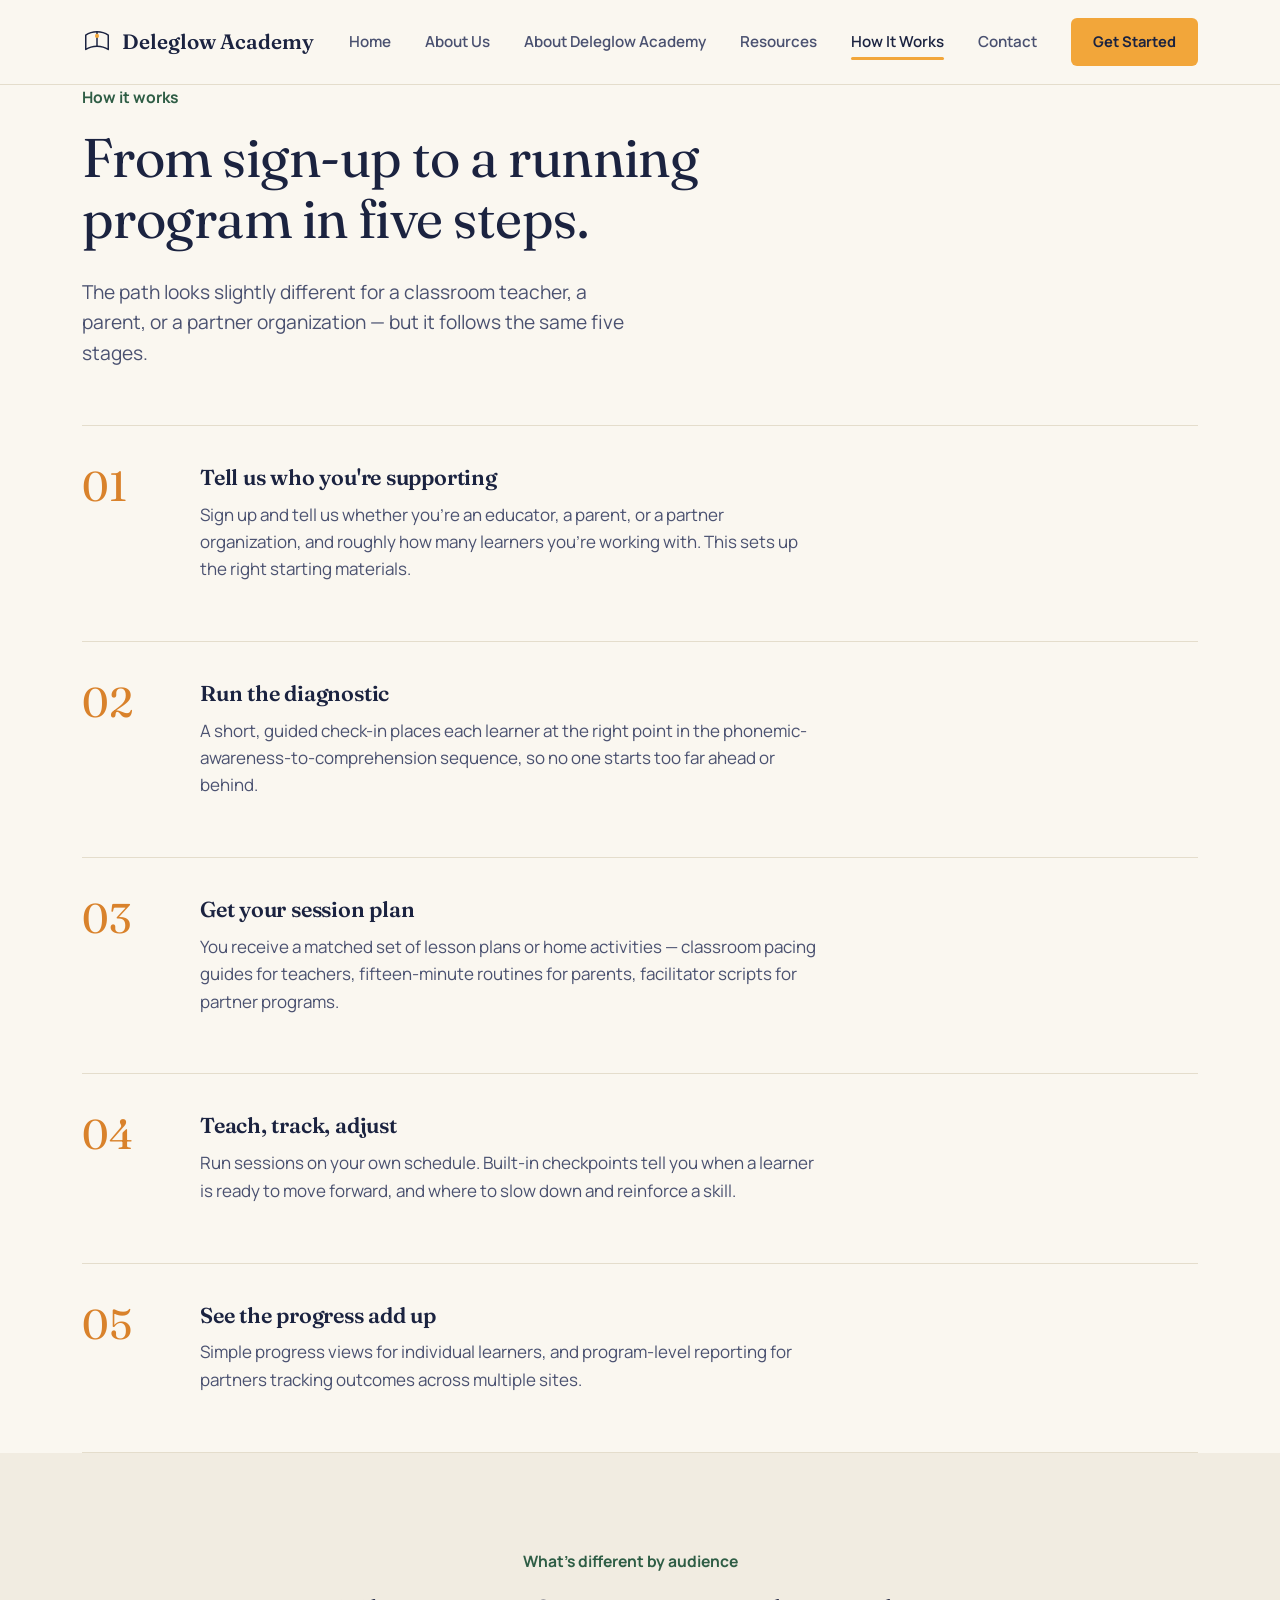
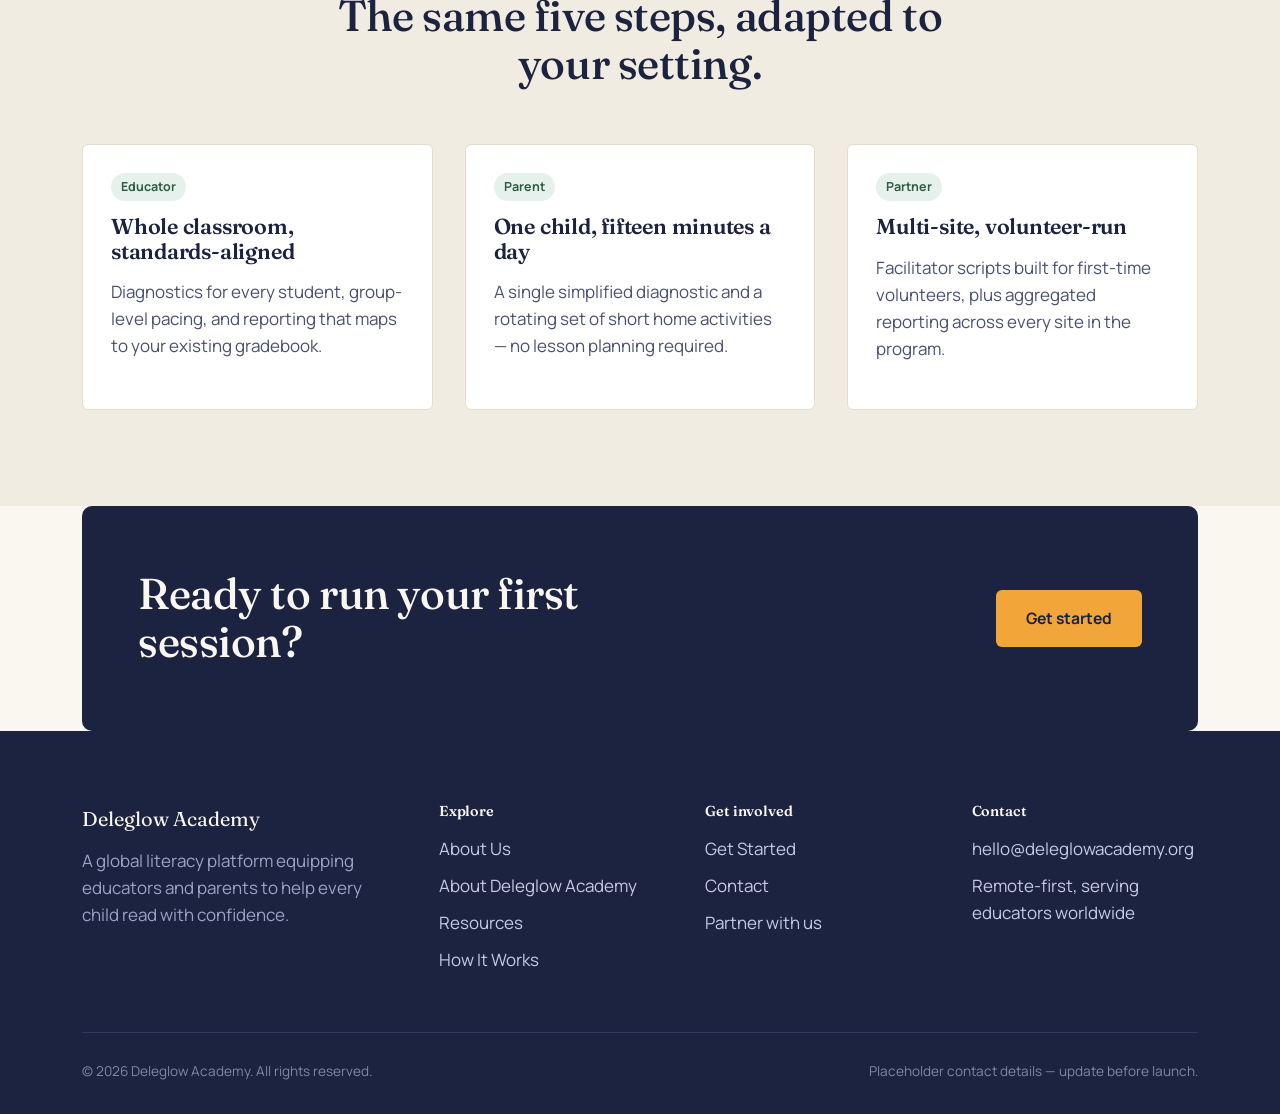
<file: how-it-works.html>
<!DOCTYPE html>
<html lang="en">
<head>
<meta charset="UTF-8">
<meta name="viewport" content="width=device-width, initial-scale=1.0">
<title>How It Works — Deleglow Academy</title>
<meta name="description" content="How Deleglow Academy takes an educator, parent, or partner from sign-up to a running literacy program.">
<link rel="icon" href="data:image/svg+xml,<svg xmlns=%22http://www.w3.org/2000/svg%22 viewBox=%220 0 32 32%22><circle cx=%2216%22 cy=%2216%22 r=%2216%22 fill=%22%23F2A63A%22/></svg>">
<link rel="stylesheet" href="styles.css">
</head>
<body>

<header class="site-header">
  <div class="nav-row">
    <a href="index.html" class="brand">
      <svg class="brand-mark" viewBox="0 0 32 32" fill="none" xmlns="http://www.w3.org/2000/svg" aria-hidden="true">
        <path d="M16 5C11 5 6.5 6.8 4 8.6V24c2.5-1.8 7-3.6 12-3.6s9.5 1.8 12 3.6V8.6C25.5 6.8 21 5 16 5Z" stroke="#1B2340" stroke-width="1.6" stroke-linejoin="round"/>
        <path d="M16 5v15.4" stroke="#1B2340" stroke-width="1.6"/>
        <circle cx="16" cy="9.5" r="2.2" fill="#F2A63A"/>
      </svg>
      Deleglow Academy
    </a>
    <nav aria-label="Primary">
      <ul class="nav-links" id="nav-links">
        <li><a href="index.html">Home</a></li>
        <li><a href="about-us.html">About Us</a></li>
        <li><a href="about-academy.html">About Deleglow Academy</a></li>
        <li><a href="resources.html">Resources</a></li>
        <li><a href="how-it-works.html" aria-current="page">How It Works</a></li>
        <li><a href="contact.html">Contact</a></li>
      </ul>
    </nav>
    <div class="nav-cta">
      <a href="get-started.html" class="btn btn-glow">Get Started</a>
    </div>
    <button class="nav-toggle" aria-label="Toggle menu" aria-expanded="false" aria-controls="nav-links">
      <span></span><span></span><span></span>
    </button>
  </div>
</header>

<main>

  <section class="container">
    <div class="section-head" style="max-width:720px;">
      <p class="eyebrow-plain">How it works</p>
      <h1 style="font-size:clamp(2.2rem,4.4vw,3.4rem);">From sign-up to a running program in five steps.</h1>
      <p class="lede">The path looks slightly different for a classroom teacher, a parent, or a partner organization — but it follows the same five stages.</p>
    </div>
  </section>

  <section class="container">
    <div class="sequence">
      <div class="seq-step">
        <div class="seq-num">01</div>
        <div>
          <h3>Tell us who you're supporting</h3>
          <p>Sign up and tell us whether you're an educator, a parent, or a partner organization, and roughly how many learners you're working with. This sets up the right starting materials.</p>
        </div>
      </div>
      <div class="seq-step">
        <div class="seq-num">02</div>
        <div>
          <h3>Run the diagnostic</h3>
          <p>A short, guided check-in places each learner at the right point in the phonemic-awareness-to-comprehension sequence, so no one starts too far ahead or behind.</p>
        </div>
      </div>
      <div class="seq-step">
        <div class="seq-num">03</div>
        <div>
          <h3>Get your session plan</h3>
          <p>You receive a matched set of lesson plans or home activities — classroom pacing guides for teachers, fifteen-minute routines for parents, facilitator scripts for partner programs.</p>
        </div>
      </div>
      <div class="seq-step">
        <div class="seq-num">04</div>
        <div>
          <h3>Teach, track, adjust</h3>
          <p>Run sessions on your own schedule. Built-in checkpoints tell you when a learner is ready to move forward, and where to slow down and reinforce a skill.</p>
        </div>
      </div>
      <div class="seq-step">
        <div class="seq-num">05</div>
        <div>
          <h3>See the progress add up</h3>
          <p>Simple progress views for individual learners, and program-level reporting for partners tracking outcomes across multiple sites.</p>
        </div>
      </div>
    </div>
  </section>

  <section class="section-alt">
    <div class="container">
      <div class="section-head center mx-auto">
        <p class="eyebrow-plain">What's different by audience</p>
        <h2>The same five steps, adapted to your setting.</h2>
      </div>
      <div class="grid grid-3">
        <div class="card">
          <span class="tag">Educator</span>
          <h3>Whole classroom, standards-aligned</h3>
          <p>Diagnostics for every student, group-level pacing, and reporting that maps to your existing gradebook.</p>
        </div>
        <div class="card">
          <span class="tag">Parent</span>
          <h3>One child, fifteen minutes a day</h3>
          <p>A single simplified diagnostic and a rotating set of short home activities — no lesson planning required.</p>
        </div>
        <div class="card">
          <span class="tag">Partner</span>
          <h3>Multi-site, volunteer-run</h3>
          <p>Facilitator scripts built for first-time volunteers, plus aggregated reporting across every site in the program.</p>
        </div>
      </div>
    </div>
  </section>

  <section class="container">
    <div class="cta-band">
      <h2>Ready to run your first session?</h2>
      <div class="hero-actions" style="margin-top:0;">
        <a href="get-started.html" class="btn btn-glow">Get started</a>
      </div>
    </div>
  </section>

</main>

<footer class="site-footer">
  <div class="container">
    <div class="footer-grid">
      <div>
        <div class="footer-brand">Deleglow Academy</div>
        <p style="color:#9CA3C4; max-width: 32ch;">A global literacy platform equipping educators and parents to help every child read with confidence.</p>
      </div>
      <div class="footer-col">
        <h4>Explore</h4>
        <ul>
          <li><a href="about-us.html">About Us</a></li>
          <li><a href="about-academy.html">About Deleglow Academy</a></li>
          <li><a href="resources.html">Resources</a></li>
          <li><a href="how-it-works.html">How It Works</a></li>
        </ul>
      </div>
      <div class="footer-col">
        <h4>Get involved</h4>
        <ul>
          <li><a href="get-started.html">Get Started</a></li>
          <li><a href="contact.html">Contact</a></li>
          <li><a href="contact.html">Partner with us</a></li>
        </ul>
      </div>
      <div class="footer-col">
        <h4>Contact</h4>
        <ul>
          <li><a href="mailto:hello@deleglowacademy.org">hello@deleglowacademy.org</a></li>
          <li>Remote-first, serving educators worldwide</li>
        </ul>
      </div>
    </div>
    <div class="footer-bottom">
      <span>© <span id="year"></span> Deleglow Academy. All rights reserved.</span>
      <span>Placeholder contact details — update before launch.</span>
    </div>
  </div>
</footer>

<script src="script.js"></script>
</body>
</html>
</file>
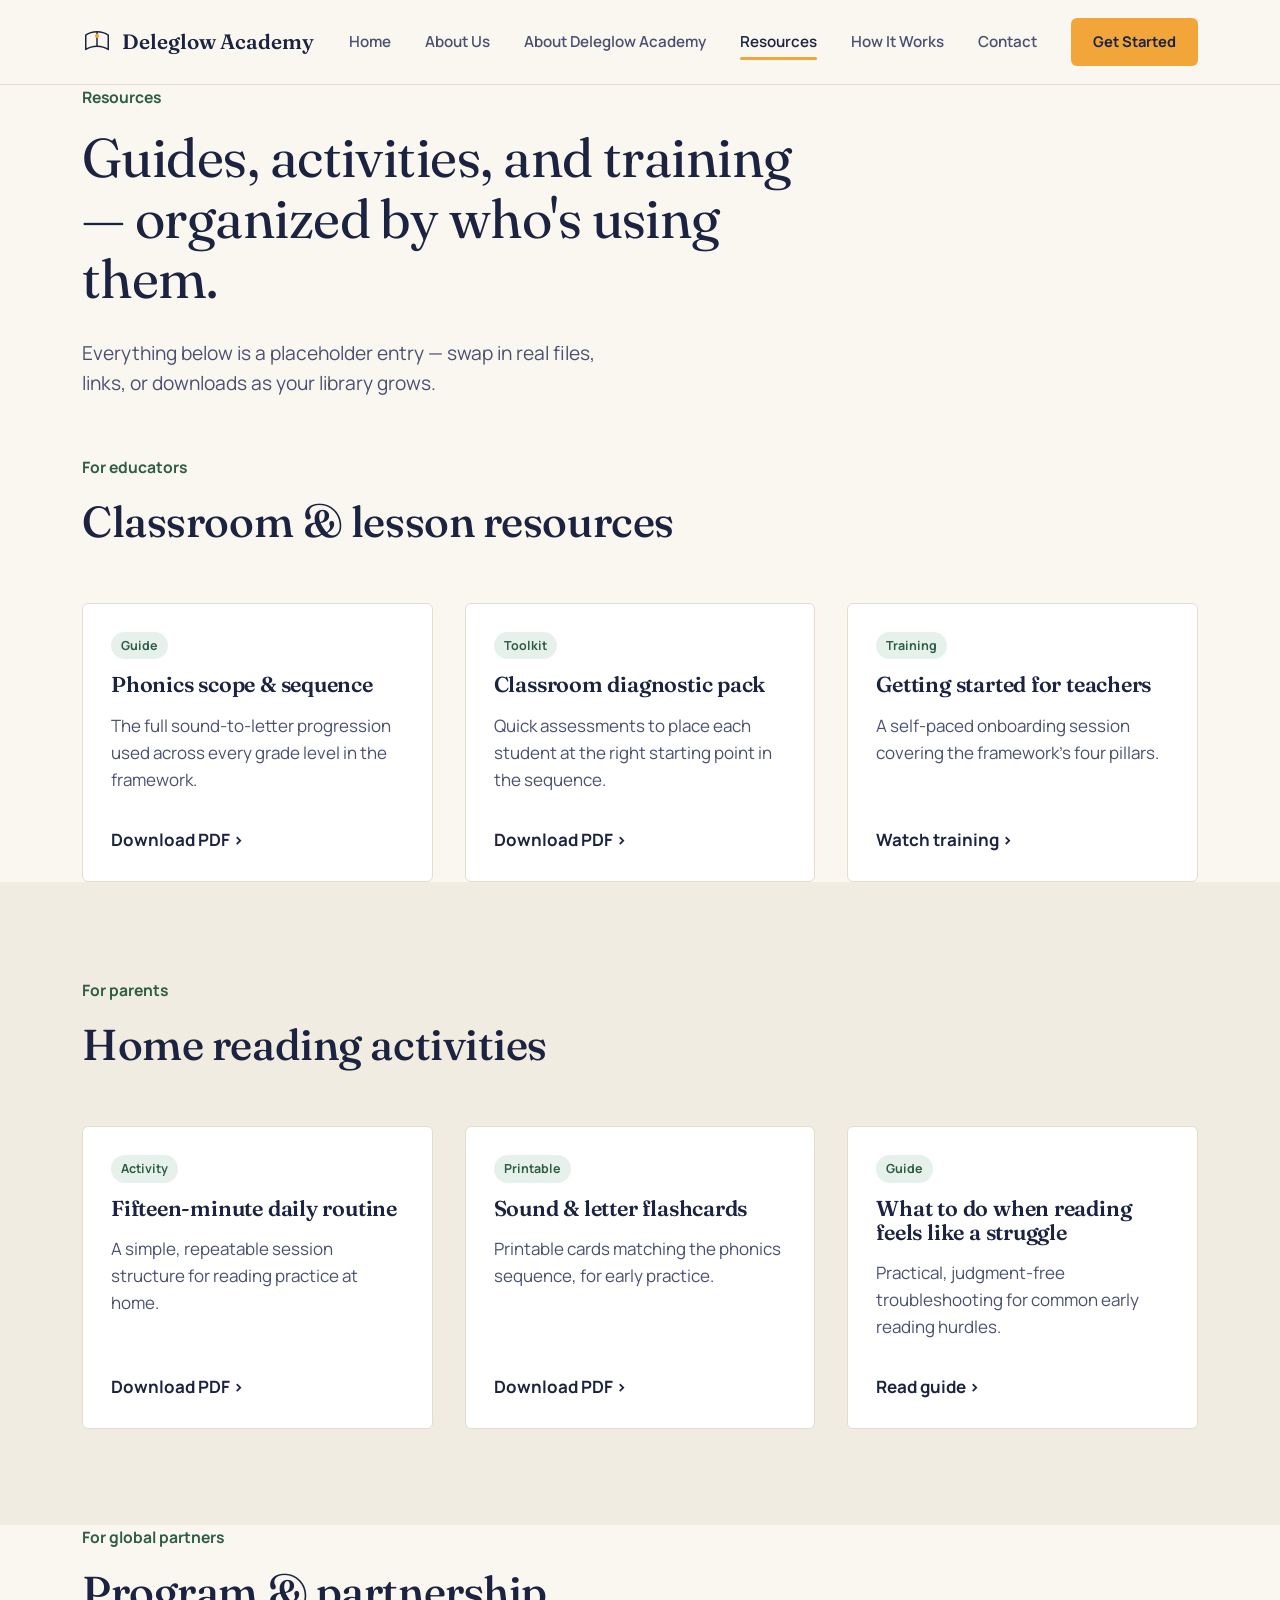
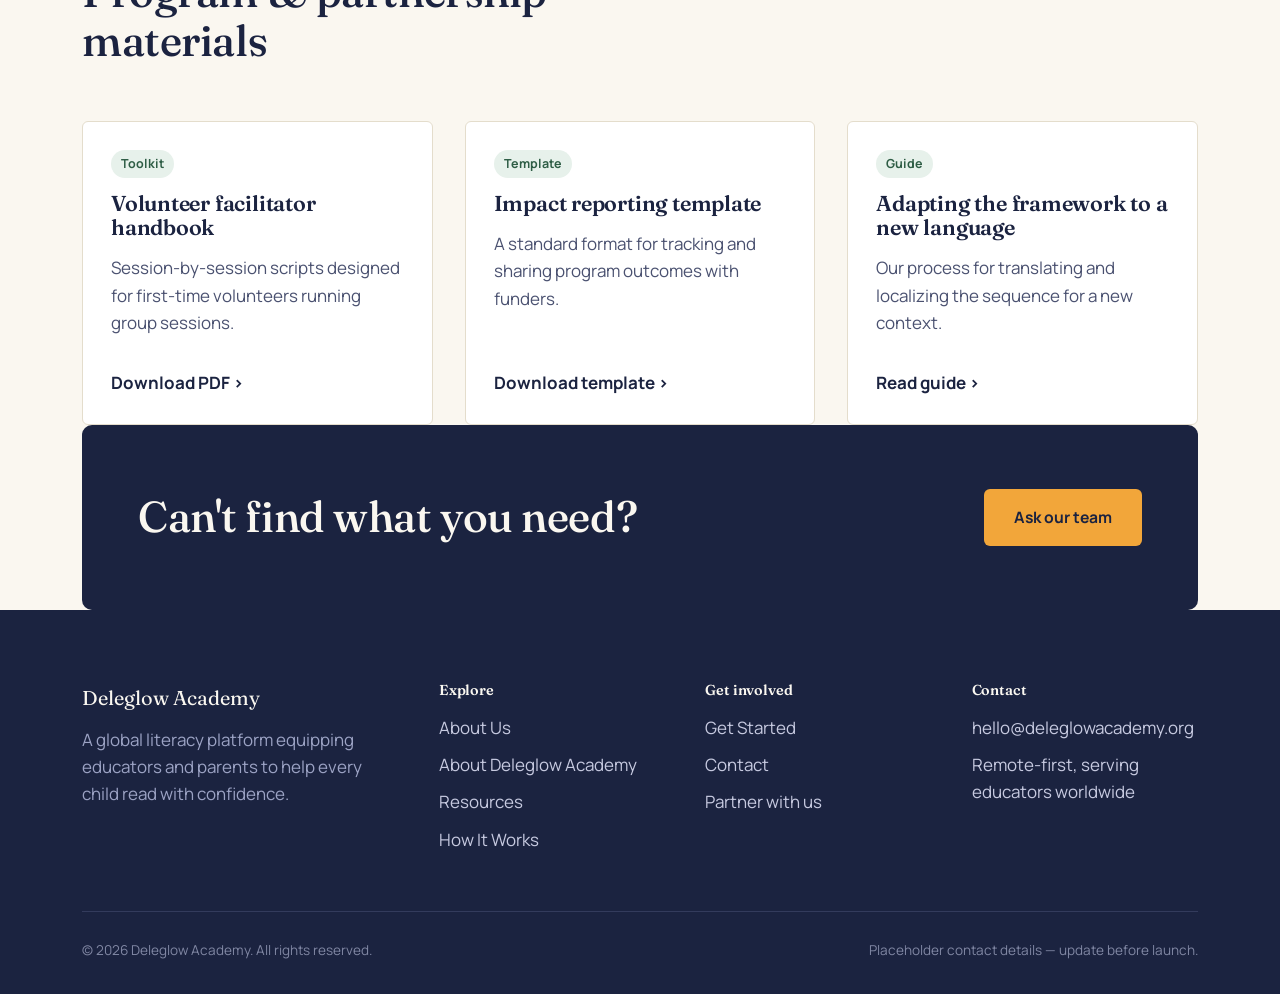
<file: resources.html>
<!DOCTYPE html>
<html lang="en">
<head>
<meta charset="UTF-8">
<meta name="viewport" content="width=device-width, initial-scale=1.0">
<title>Resources — Deleglow Academy</title>
<meta name="description" content="Guides, printable activities, and training materials for educators, parents, and program partners using Deleglow Academy.">
<link rel="icon" href="data:image/svg+xml,<svg xmlns=%22http://www.w3.org/2000/svg%22 viewBox=%220 0 32 32%22><circle cx=%2216%22 cy=%2216%22 r=%2216%22 fill=%22%23F2A63A%22/></svg>">
<link rel="stylesheet" href="styles.css">
</head>
<body>

<header class="site-header">
  <div class="nav-row">
    <a href="index.html" class="brand">
      <svg class="brand-mark" viewBox="0 0 32 32" fill="none" xmlns="http://www.w3.org/2000/svg" aria-hidden="true">
        <path d="M16 5C11 5 6.5 6.8 4 8.6V24c2.5-1.8 7-3.6 12-3.6s9.5 1.8 12 3.6V8.6C25.5 6.8 21 5 16 5Z" stroke="#1B2340" stroke-width="1.6" stroke-linejoin="round"/>
        <path d="M16 5v15.4" stroke="#1B2340" stroke-width="1.6"/>
        <circle cx="16" cy="9.5" r="2.2" fill="#F2A63A"/>
      </svg>
      Deleglow Academy
    </a>
    <nav aria-label="Primary">
      <ul class="nav-links" id="nav-links">
        <li><a href="index.html">Home</a></li>
        <li><a href="about-us.html">About Us</a></li>
        <li><a href="about-academy.html">About Deleglow Academy</a></li>
        <li><a href="resources.html" aria-current="page">Resources</a></li>
        <li><a href="how-it-works.html">How It Works</a></li>
        <li><a href="contact.html">Contact</a></li>
      </ul>
    </nav>
    <div class="nav-cta">
      <a href="get-started.html" class="btn btn-glow">Get Started</a>
    </div>
    <button class="nav-toggle" aria-label="Toggle menu" aria-expanded="false" aria-controls="nav-links">
      <span></span><span></span><span></span>
    </button>
  </div>
</header>

<main>

  <section class="container">
    <div class="section-head" style="max-width:720px;">
      <p class="eyebrow-plain">Resources</p>
      <h1 style="font-size:clamp(2.2rem,4.4vw,3.4rem);">Guides, activities, and training — organized by who's using them.</h1>
      <p class="lede">Everything below is a placeholder entry — swap in real files, links, or downloads as your library grows.</p>
    </div>
  </section>

  <section class="container">
    <div class="section-head">
      <p class="eyebrow-plain">For educators</p>
      <h2>Classroom &amp; lesson resources</h2>
    </div>
    <div class="grid grid-3">
      <div class="card">
        <span class="tag">Guide</span>
        <h3>Phonics scope &amp; sequence</h3>
        <p>The full sound-to-letter progression used across every grade level in the framework.</p>
        <a href="#" class="card-link">Download PDF</a>
      </div>
      <div class="card">
        <span class="tag">Toolkit</span>
        <h3>Classroom diagnostic pack</h3>
        <p>Quick assessments to place each student at the right starting point in the sequence.</p>
        <a href="#" class="card-link">Download PDF</a>
      </div>
      <div class="card">
        <span class="tag">Training</span>
        <h3>Getting started for teachers</h3>
        <p>A self-paced onboarding session covering the framework's four pillars.</p>
        <a href="#" class="card-link">Watch training</a>
      </div>
    </div>
  </section>

  <section class="section-alt">
    <div class="container">
      <div class="section-head">
        <p class="eyebrow-plain">For parents</p>
        <h2>Home reading activities</h2>
      </div>
      <div class="grid grid-3">
        <div class="card">
          <span class="tag">Activity</span>
          <h3>Fifteen-minute daily routine</h3>
          <p>A simple, repeatable session structure for reading practice at home.</p>
          <a href="#" class="card-link">Download PDF</a>
        </div>
        <div class="card">
          <span class="tag">Printable</span>
          <h3>Sound &amp; letter flashcards</h3>
          <p>Printable cards matching the phonics sequence, for early practice.</p>
          <a href="#" class="card-link">Download PDF</a>
        </div>
        <div class="card">
          <span class="tag">Guide</span>
          <h3>What to do when reading feels like a struggle</h3>
          <p>Practical, judgment-free troubleshooting for common early reading hurdles.</p>
          <a href="#" class="card-link">Read guide</a>
        </div>
      </div>
    </div>
  </section>

  <section class="container">
    <div class="section-head">
      <p class="eyebrow-plain">For global partners</p>
      <h2>Program &amp; partnership materials</h2>
    </div>
    <div class="grid grid-3">
      <div class="card">
        <span class="tag">Toolkit</span>
        <h3>Volunteer facilitator handbook</h3>
        <p>Session-by-session scripts designed for first-time volunteers running group sessions.</p>
        <a href="#" class="card-link">Download PDF</a>
      </div>
      <div class="card">
        <span class="tag">Template</span>
        <h3>Impact reporting template</h3>
        <p>A standard format for tracking and sharing program outcomes with funders.</p>
        <a href="#" class="card-link">Download template</a>
      </div>
      <div class="card">
        <span class="tag">Guide</span>
        <h3>Adapting the framework to a new language</h3>
        <p>Our process for translating and localizing the sequence for a new context.</p>
        <a href="#" class="card-link">Read guide</a>
      </div>
    </div>
  </section>

  <section class="container">
    <div class="cta-band">
      <h2>Can't find what you need?</h2>
      <div class="hero-actions" style="margin-top:0;">
        <a href="contact.html" class="btn btn-glow">Ask our team</a>
      </div>
    </div>
  </section>

</main>

<footer class="site-footer">
  <div class="container">
    <div class="footer-grid">
      <div>
        <div class="footer-brand">Deleglow Academy</div>
        <p style="color:#9CA3C4; max-width: 32ch;">A global literacy platform equipping educators and parents to help every child read with confidence.</p>
      </div>
      <div class="footer-col">
        <h4>Explore</h4>
        <ul>
          <li><a href="about-us.html">About Us</a></li>
          <li><a href="about-academy.html">About Deleglow Academy</a></li>
          <li><a href="resources.html">Resources</a></li>
          <li><a href="how-it-works.html">How It Works</a></li>
        </ul>
      </div>
      <div class="footer-col">
        <h4>Get involved</h4>
        <ul>
          <li><a href="get-started.html">Get Started</a></li>
          <li><a href="contact.html">Contact</a></li>
          <li><a href="contact.html">Partner with us</a></li>
        </ul>
      </div>
      <div class="footer-col">
        <h4>Contact</h4>
        <ul>
          <li><a href="mailto:hello@deleglowacademy.org">hello@deleglowacademy.org</a></li>
          <li>Remote-first, serving educators worldwide</li>
        </ul>
      </div>
    </div>
    <div class="footer-bottom">
      <span>© <span id="year"></span> Deleglow Academy. All rights reserved.</span>
      <span>Placeholder contact details — update before launch.</span>
    </div>
  </div>
</footer>

<script src="script.js"></script>
</body>
</html>
</file>
<file: styles.css>
/* =========================================================
   DELEGLOW ACADEMY — Design System
   Type: Fraunces (display serif) + Manrope (sans, UI/body)
   Palette: ink navy + paper cream + glow amber + leaf green
   ========================================================= */

@import url('https://fonts.googleapis.com/css2?family=Fraunces:opsz,wght@9..144,300;9..144,400;9..144,500;9..144,600;9..144,700&family=Manrope:wght@400;500;600;700;800&display=swap');

:root{
  --ink: #1B2340;
  --ink-soft: #4A5170;
  --ink-faint: #8087A3;
  --paper: #FAF7F0;
  --paper-alt: #F1ECE1;
  --paper-line: #E4DDCC;
  --glow: #F2A63A;
  --glow-deep: #D9822B;
  --leaf: #3F7D5C;
  --leaf-deep: #2E5D45;
  --white: #FFFFFF;

  --serif: 'Fraunces', Georgia, serif;
  --sans: 'Manrope', -apple-system, BlinkMacSystemFont, 'Segoe UI', sans-serif;

  --max-w: 1180px;
  --radius: 6px;
  --focus: 3px solid var(--glow-deep);
}

*, *::before, *::after{ box-sizing: border-box; }
html{ scroll-behavior: smooth; }

@media (prefers-reduced-motion: reduce){
  html{ scroll-behavior: auto; }
  *, *::before, *::after{ animation-duration: 0.01ms !important; animation-iteration-count: 1 !important; transition-duration: 0.01ms !important; }
}

body{
  margin: 0;
  font-family: var(--sans);
  color: var(--ink);
  background: var(--paper);
  font-size: 17px;
  line-height: 1.6;
  -webkit-font-smoothing: antialiased;
}

img{ max-width: 100%; display: block; }

a{ color: inherit; text-decoration: none; }

:focus-visible{ outline: var(--focus); outline-offset: 3px; }

h1, h2, h3, h4{
  font-family: var(--serif);
  font-weight: 500;
  line-height: 1.12;
  margin: 0 0 0.5em;
  color: var(--ink);
  letter-spacing: -0.01em;
}

h1{ font-size: clamp(2.5rem, 5vw, 4.2rem); font-weight: 400; }
h2{ font-size: clamp(1.9rem, 3.4vw, 2.7rem); }
h3{ font-size: 1.35rem; font-weight: 600; }
h4{ font-size: 1.1rem; font-weight: 600; }

p{ margin: 0 0 1.1em; color: var(--ink-soft); max-width: 62ch; }

.lede{ font-size: 1.2rem; color: var(--ink-soft); max-width: 46ch; }

.container{
  max-width: var(--max-w);
  margin: 0 auto;
  padding: 0 32px;
}

section{ padding: 96px 0; }
@media (max-width: 720px){ section{ padding: 64px 0; } }

.section-alt{ background: var(--paper-alt); }
.section-ink{ background: var(--ink); color: var(--paper); }
.section-ink h1, .section-ink h2, .section-ink h3, .section-ink h4{ color: var(--paper); }
.section-ink p{ color: #C7CAE0; }

hr.rule{ border: none; border-top: 1px solid var(--paper-line); margin: 0; }

/* ---------- Buttons ---------- */
.btn{
  display: inline-flex;
  align-items: center;
  gap: 10px;
  font-family: var(--sans);
  font-weight: 700;
  font-size: 0.98rem;
  padding: 14px 28px;
  border-radius: var(--radius);
  border: 2px solid transparent;
  cursor: pointer;
  transition: background-color 160ms ease, color 160ms ease, border-color 160ms ease, transform 120ms ease;
}
.btn:active{ transform: translateY(1px); }

.btn-glow{ background: var(--glow); color: var(--ink); }
.btn-glow:hover{ background: var(--glow-deep); }

.btn-outline{ background: transparent; color: var(--ink); border-color: var(--ink); }
.btn-outline:hover{ background: var(--ink); color: var(--paper); }

.btn-outline-light{ background: transparent; color: var(--paper); border-color: var(--paper); }
.btn-outline-light:hover{ background: var(--paper); color: var(--ink); }

/* ---------- Header / Nav ---------- */
.site-header{
  position: sticky;
  top: 0;
  z-index: 50;
  background: rgba(250, 247, 240, 0.92);
  backdrop-filter: saturate(140%) blur(8px);
  border-bottom: 1px solid var(--paper-line);
}
.nav-row{
  display: flex;
  align-items: center;
  justify-content: space-between;
  padding: 18px 32px;
  max-width: var(--max-w);
  margin: 0 auto;
}
.brand{
  display: flex;
  align-items: center;
  gap: 10px;
  font-family: var(--serif);
  font-size: 1.3rem;
  font-weight: 600;
  color: var(--ink);
}
.brand-mark{ width: 30px; height: 30px; flex-shrink: 0; }

.nav-links{
  display: flex;
  gap: 34px;
  list-style: none;
  margin: 0;
  padding: 0;
  font-weight: 600;
  font-size: 0.95rem;
}
.nav-links a{
  position: relative;
  padding: 4px 0;
  color: var(--ink-soft);
}
.nav-links a:hover, .nav-links a[aria-current="page"]{ color: var(--ink); }
.nav-links a[aria-current="page"]::after{
  content: "";
  position: absolute;
  left: 0; right: 0; bottom: -4px;
  height: 3px;
  background: var(--glow);
  border-radius: 2px;
}
.nav-cta{ display: flex; align-items: center; gap: 18px; }
.nav-cta .btn{ padding: 10px 20px; font-size: 0.92rem; }

.nav-toggle{
  display: none;
  background: none;
  border: none;
  cursor: pointer;
  padding: 6px;
}
.nav-toggle span{
  display: block;
  width: 24px;
  height: 2px;
  background: var(--ink);
  margin: 5px 0;
  transition: transform 160ms ease, opacity 160ms ease;
}

@media (max-width: 880px){
  .nav-toggle{ display: block; }
  .nav-links{
    position: absolute;
    top: 100%;
    left: 0; right: 0;
    background: var(--paper);
    border-bottom: 1px solid var(--paper-line);
    flex-direction: column;
    gap: 0;
    padding: 8px 32px 20px;
    display: none;
  }
  .nav-links.open{ display: flex; }
  .nav-links li{ padding: 12px 0; border-bottom: 1px solid var(--paper-line); }
  .nav-links li:last-child{ border-bottom: none; }
  .nav-cta{ display: none; }
}

/* ---------- Hero ---------- */
.hero{
  display: grid;
  grid-template-columns: 1.05fr 0.95fr;
  gap: 56px;
  align-items: center;
  padding: 88px 0 100px;
}
@media (max-width: 900px){
  .hero{ grid-template-columns: 1fr; padding: 56px 0 64px; text-align: left; }
}
.eyebrow-plain{
  font-family: var(--sans);
  font-size: 0.98rem;
  font-weight: 700;
  color: var(--leaf-deep);
  margin: 0 0 18px;
}
.hero-actions{ display: flex; gap: 16px; flex-wrap: wrap; margin-top: 34px; }

.hero-art{ position: relative; }
.hero-art svg{ width: 100%; height: auto; }

.hero-video{
  width: 100%;
  height: 460px;
  object-fit: cover;
  object-position: center 20%;
  border-radius: 10px;
  display: block;
  background: var(--paper-alt);
}
@media (max-width: 900px){
  .hero-video{ height: 340px; }
}

/* ---------- Stat / trust strip ---------- */
.stat-strip{
  display: flex;
  flex-wrap: wrap;
  gap: 48px;
  padding: 40px 0;
  border-top: 1px solid var(--paper-line);
  border-bottom: 1px solid var(--paper-line);
}
.stat{ min-width: 140px; }
.stat .num{ font-family: var(--serif); font-size: 2.4rem; color: var(--ink); display: block; }
.stat .label{ font-size: 0.92rem; color: var(--ink-soft); }

/* ---------- Grid / cards ---------- */
.grid{ display: grid; gap: 32px; }
.grid-2{ grid-template-columns: repeat(2, 1fr); }
.grid-3{ grid-template-columns: repeat(3, 1fr); }
.grid-4{ grid-template-columns: repeat(4, 1fr); }
@media (max-width: 900px){ .grid-3, .grid-4{ grid-template-columns: repeat(2, 1fr); } }
@media (max-width: 620px){ .grid-2, .grid-3, .grid-4{ grid-template-columns: 1fr; } }

.feature{
  padding: 30px 0 0;
  border-top: 2px solid var(--ink);
}
.feature .icon{ width: 36px; height: 36px; margin-bottom: 18px; color: var(--leaf); }

.two-col{
  display: grid;
  grid-template-columns: 1fr 1fr;
  gap: 64px;
  align-items: center;
}
@media (max-width: 860px){ .two-col{ grid-template-columns: 1fr; gap: 36px; } }
.two-col.reverse .col-media{ order: 2; }
@media (max-width: 860px){ .two-col.reverse .col-media{ order: 0; } }

.media-frame{
  border-radius: var(--radius);
  overflow: hidden;
  border: 1px solid var(--paper-line);
}
.media-frame img{ width: 100%; }

/* ---------- Sequence (How it works) ---------- */
.sequence{ display: flex; flex-direction: column; }
.seq-step{
  display: grid;
  grid-template-columns: 90px 1fr;
  gap: 28px;
  padding: 40px 0;
  border-top: 1px solid var(--paper-line);
}
.seq-step:last-child{ border-bottom: 1px solid var(--paper-line); }
.seq-num{
  font-family: var(--serif);
  font-size: 2.6rem;
  color: var(--glow-deep);
  line-height: 1;
}
@media (max-width: 620px){
  .seq-step{ grid-template-columns: 1fr; gap: 10px; }
  .seq-num{ font-size: 1.8rem; }
}

/* ---------- Quote / testimonial ---------- */
.quote-block{
  font-family: var(--serif);
  font-size: clamp(1.4rem, 2.4vw, 1.9rem);
  color: var(--ink);
  font-weight: 400;
  line-height: 1.4;
  max-width: 46ch;
}
.quote-attr{ margin-top: 20px; font-family: var(--sans); font-size: 0.95rem; color: var(--ink-soft); font-weight: 700; }

/* ---------- Forms ---------- */
.field{ margin-bottom: 22px; }
label{ display: block; font-weight: 700; font-size: 0.92rem; margin-bottom: 8px; color: var(--ink); }
input, select, textarea{
  width: 100%;
  font-family: var(--sans);
  font-size: 1rem;
  padding: 13px 16px;
  border: 1.5px solid var(--paper-line);
  border-radius: var(--radius);
  background: var(--white);
  color: var(--ink);
}
input:focus, select:focus, textarea:focus{ border-color: var(--ink); outline: none; }
textarea{ resize: vertical; min-height: 130px; }
.field-row{ display: grid; grid-template-columns: 1fr 1fr; gap: 20px; }
@media (max-width: 620px){ .field-row{ grid-template-columns: 1fr; } }

.form-note{ font-size: 0.88rem; color: var(--ink-faint); }

/* ---------- Cards (resources) ---------- */
.card{
  background: var(--white);
  border: 1px solid var(--paper-line);
  border-radius: var(--radius);
  padding: 28px;
  display: flex;
  flex-direction: column;
  gap: 14px;
}
.card .tag{
  align-self: flex-start;
  font-size: 0.78rem;
  font-weight: 700;
  color: var(--leaf-deep);
  background: #E7F1EB;
  padding: 4px 10px;
  border-radius: 20px;
}
.card h3{ margin: 0; }
.card-link{ font-weight: 700; color: var(--ink); margin-top: auto; }
.card-link::after{ content: " ›"; }

/* ---------- CTA band ---------- */
.cta-band{
  background: var(--ink);
  color: var(--paper);
  border-radius: 10px;
  padding: 64px 56px;
  display: flex;
  justify-content: space-between;
  align-items: center;
  gap: 40px;
  flex-wrap: wrap;
}
.cta-band h2{ color: var(--paper); margin: 0; max-width: 20ch; }

/* ---------- Footer ---------- */
.site-footer{
  background: var(--ink);
  color: #C7CAE0;
  padding: 72px 0 32px;
}
.footer-grid{
  display: grid;
  grid-template-columns: 1.4fr 1fr 1fr 1fr;
  gap: 40px;
  padding-bottom: 48px;
  border-bottom: 1px solid #333B5C;
}
@media (max-width: 780px){ .footer-grid{ grid-template-columns: 1fr 1fr; } }
@media (max-width: 480px){ .footer-grid{ grid-template-columns: 1fr; } }
.footer-brand{ font-family: var(--serif); color: var(--paper); font-size: 1.25rem; margin-bottom: 12px; }
.footer-col h4{ color: var(--paper); font-size: 0.9rem; text-transform: none; margin-bottom: 16px; }
.footer-col ul{ list-style: none; margin: 0; padding: 0; }
.footer-col li{ margin-bottom: 10px; }
.footer-col a{ color: #C7CAE0; }
.footer-col a:hover{ color: var(--glow); }
.footer-bottom{
  display: flex;
  justify-content: space-between;
  flex-wrap: wrap;
  gap: 12px;
  padding-top: 28px;
  font-size: 0.85rem;
  color: #8087A3;
}

/* ---------- Utility ---------- */
.text-center{ text-align: center; }
.mx-auto{ margin-left: auto; margin-right: auto; }
.mt-0{ margin-top: 0; }
.section-head{ max-width: 640px; margin-bottom: 56px; }
.section-head.center{ margin-left: auto; margin-right: auto; text-align: center; }
</file>
